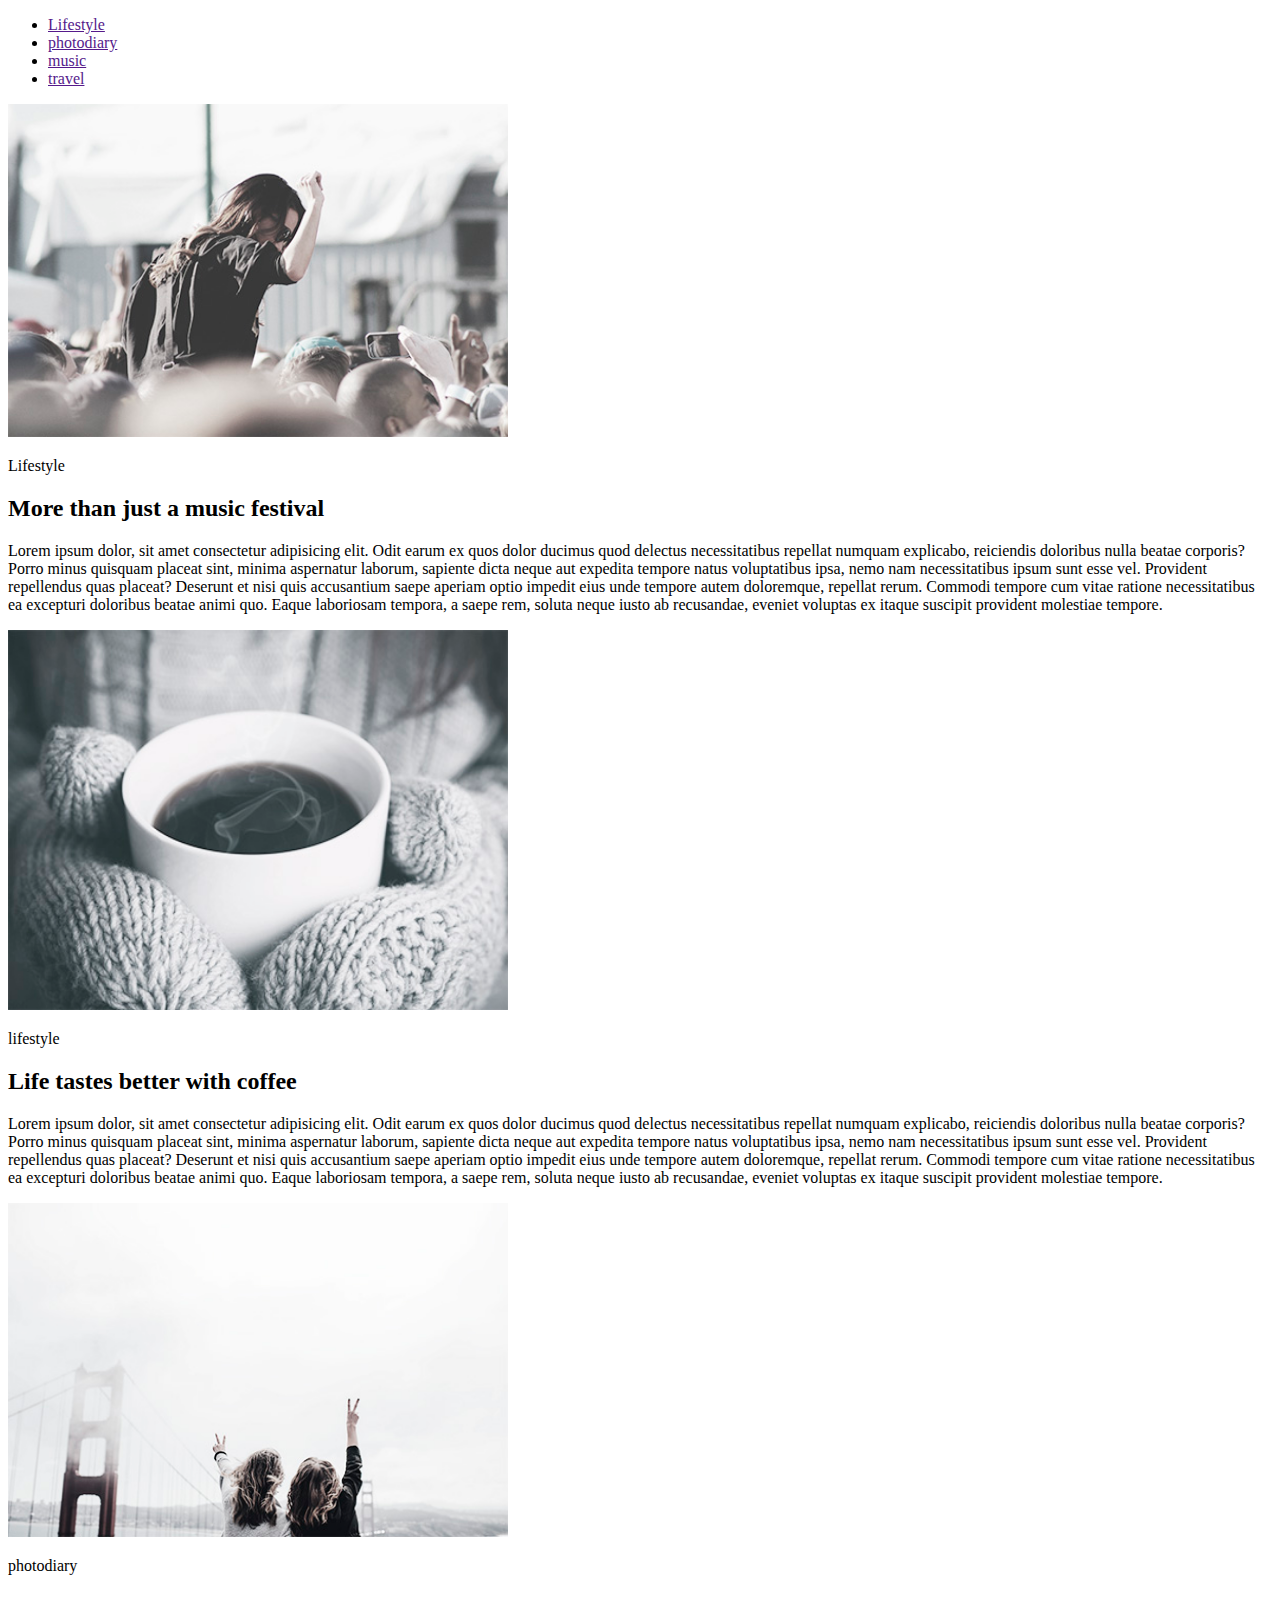
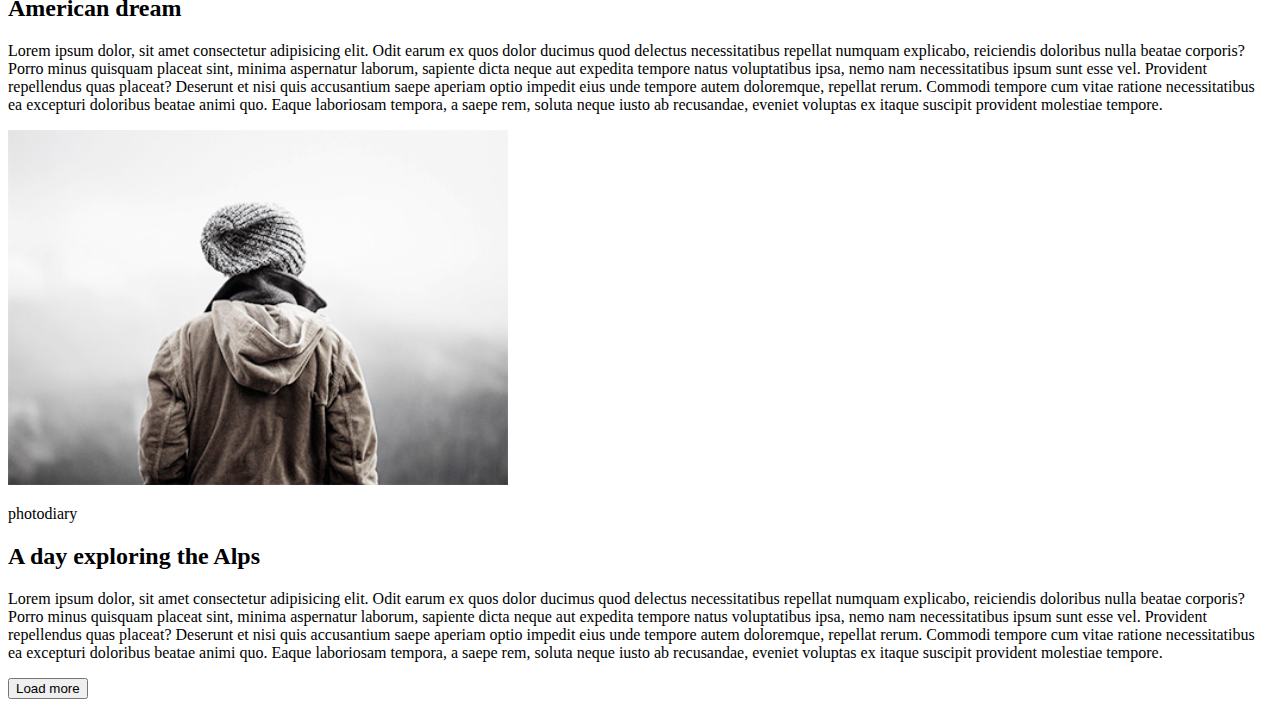
<file: module-01/index.html>
<!DOCTYPE html>
<html>
<head>
        <meta charset="UTF-8">
        <meta name="viewport" content="width=device-width, initial-scale=1.0">
        <meta http-equiv="X-UA-Compatible" content="ie=edge">
        <title>Document</title>
        </head>
        <body>
<header> 
   
    <!--nav>ul>(li>a)*4-->
        <nav>
            <ul>
            <li><a href="">Lifestyle</a></li>
            <li><a href="">photodiary</a></li>
            <li><a href="">music</a></li>
            <li><a href="">travel</a></li>         
            </ul>
        </nav>
  
</header>    

<main>
    <section>
<article> 
        <img src="img/image_1.jpg" alt="nichego" width="500">
        <p>
            Lifestyle
        </p>
        <h2>More than just a music festival</h2>
        <p>
            Lorem ipsum dolor, sit amet consectetur adipisicing elit. Odit earum ex quos dolor ducimus quod delectus necessitatibus repellat numquam explicabo, reiciendis doloribus nulla beatae corporis? Porro minus quisquam placeat sint, minima aspernatur laborum, sapiente dicta neque aut expedita tempore natus voluptatibus ipsa, nemo nam necessitatibus ipsum sunt esse vel. Provident repellendus quas placeat? Deserunt et nisi quis accusantium saepe aperiam optio impedit eius unde tempore autem doloremque, repellat rerum. Commodi tempore cum vitae ratione necessitatibus ea excepturi doloribus beatae animi quo. Eaque laboriosam tempora, a saepe rem, soluta neque iusto ab recusandae, eveniet voluptas ex itaque suscipit provident molestiae tempore.
        </p>
        </article>

<article>
        <img src="img/image_2.jpg" alt="nichego" width="500">
        <p>
            lifestyle
        </p>
        <h2>Life tastes better with coffee</h2>
        <p>
            Lorem ipsum dolor, sit amet consectetur adipisicing elit. Odit earum ex quos dolor ducimus quod delectus necessitatibus repellat numquam explicabo, reiciendis doloribus nulla beatae corporis? Porro minus quisquam placeat sint, minima aspernatur laborum, sapiente dicta neque aut expedita tempore natus voluptatibus ipsa, nemo nam necessitatibus ipsum sunt esse vel. Provident repellendus quas placeat? Deserunt et nisi quis accusantium saepe aperiam optio impedit eius unde tempore autem doloremque, repellat rerum. Commodi tempore cum vitae ratione necessitatibus ea excepturi doloribus beatae animi quo. Eaque laboriosam tempora, a saepe rem, soluta neque iusto ab recusandae, eveniet voluptas ex itaque suscipit provident molestiae tempore.
        </p>
</article>

<article>
        <img src="img/image_3.jpg" alt="nichego" width="500">
        <p>
            photodiary
        </p>
        <h2>American dream</h2>
        <p>
            Lorem ipsum dolor, sit amet consectetur adipisicing elit. Odit earum ex quos dolor ducimus quod delectus necessitatibus repellat numquam explicabo, reiciendis doloribus nulla beatae corporis? Porro minus quisquam placeat sint, minima aspernatur laborum, sapiente dicta neque aut expedita tempore natus voluptatibus ipsa, nemo nam necessitatibus ipsum sunt esse vel. Provident repellendus quas placeat? Deserunt et nisi quis accusantium saepe aperiam optio impedit eius unde tempore autem doloremque, repellat rerum. Commodi tempore cum vitae ratione necessitatibus ea excepturi doloribus beatae animi quo. Eaque laboriosam tempora, a saepe rem, soluta neque iusto ab recusandae, eveniet voluptas ex itaque suscipit provident molestiae tempore.
        </p>
</article>

<article>
        <img src="img/image_4.jpg" alt="nichego" width="500">
        <p>
            photodiary
        </p>
        <h2>A day exploring the Alps</h2>
        <p>
            Lorem ipsum dolor, sit amet consectetur adipisicing elit. Odit earum ex quos dolor ducimus quod delectus necessitatibus repellat numquam explicabo, reiciendis doloribus nulla beatae corporis? Porro minus quisquam placeat sint, minima aspernatur laborum, sapiente dicta neque aut expedita tempore natus voluptatibus ipsa, nemo nam necessitatibus ipsum sunt esse vel. Provident repellendus quas placeat? Deserunt et nisi quis accusantium saepe aperiam optio impedit eius unde tempore autem doloremque, repellat rerum. Commodi tempore cum vitae ratione necessitatibus ea excepturi doloribus beatae animi quo. Eaque laboriosam tempora, a saepe rem, soluta neque iusto ab recusandae, eveniet voluptas ex itaque suscipit provident molestiae tempore.
        </p>
        </article>
</section>
    <button>Load more</button>

</main>
<footer>

</footer>
</body>
</html>
</file>
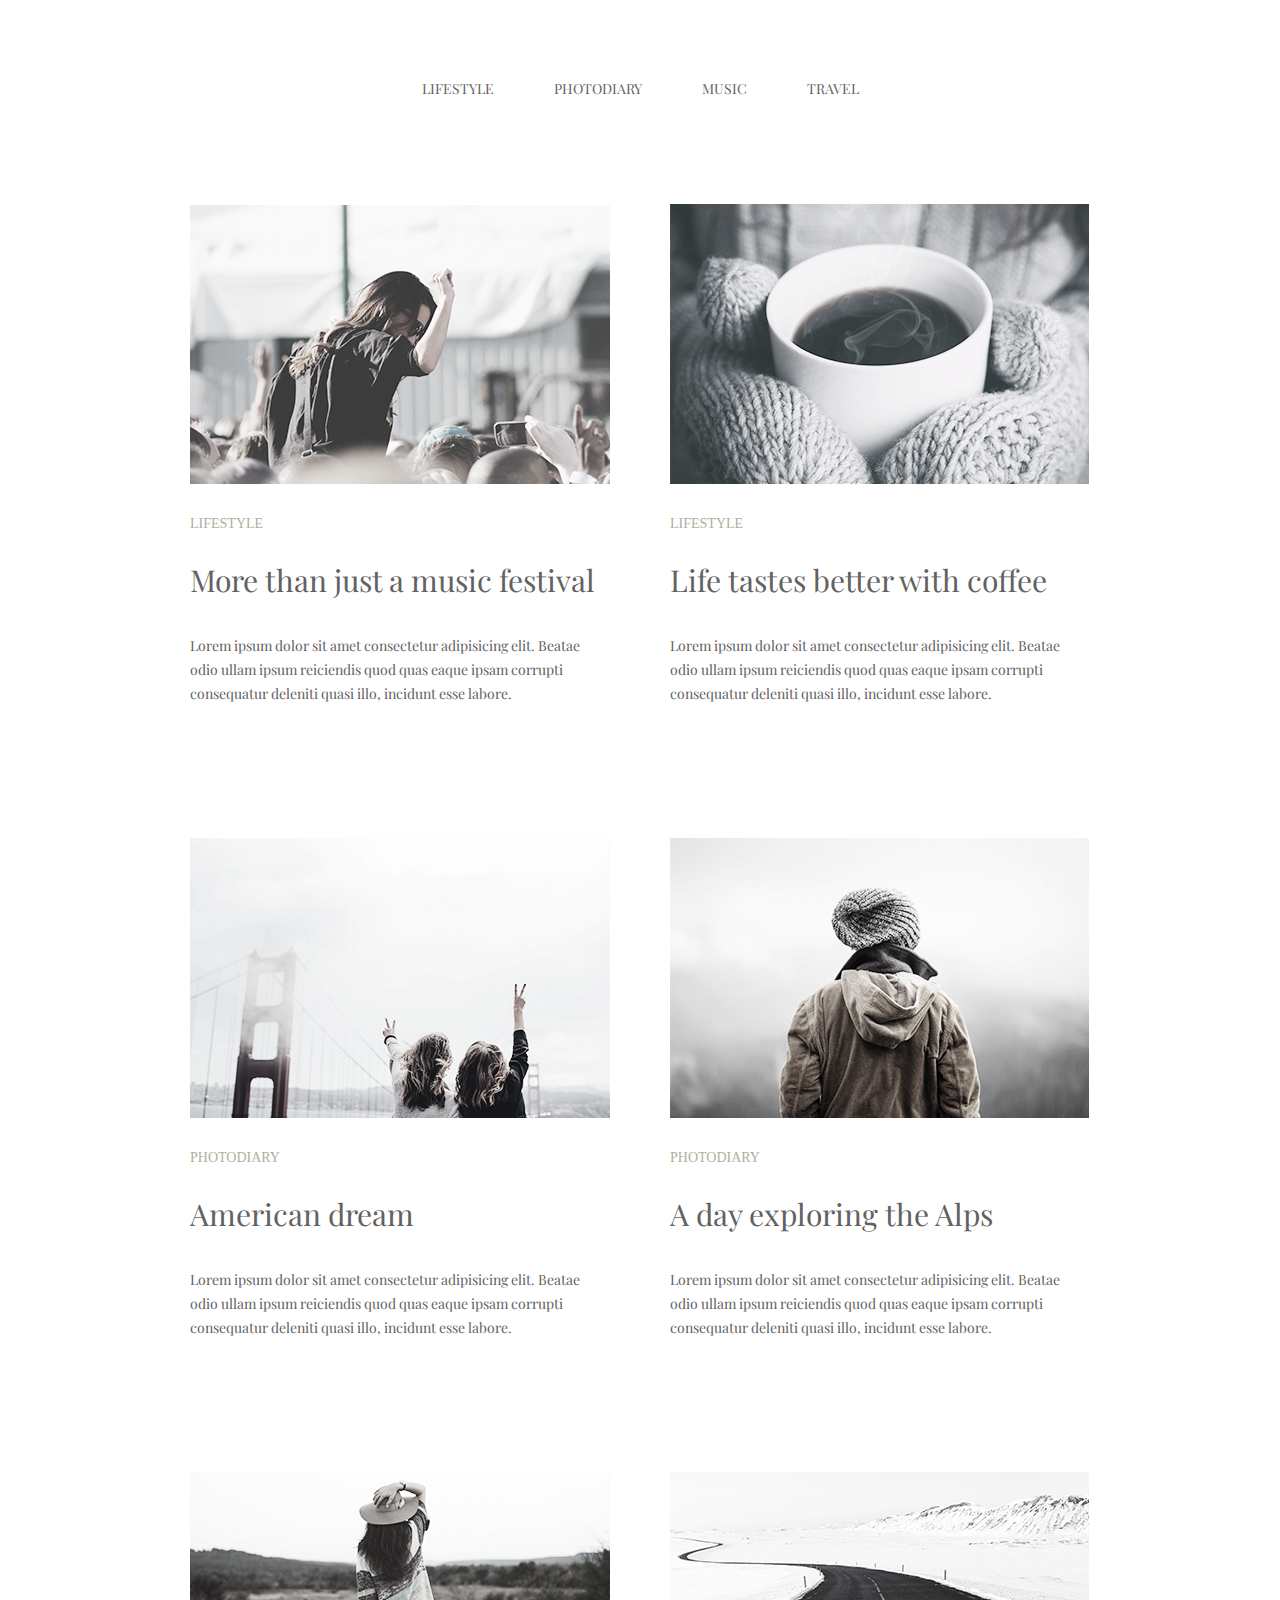
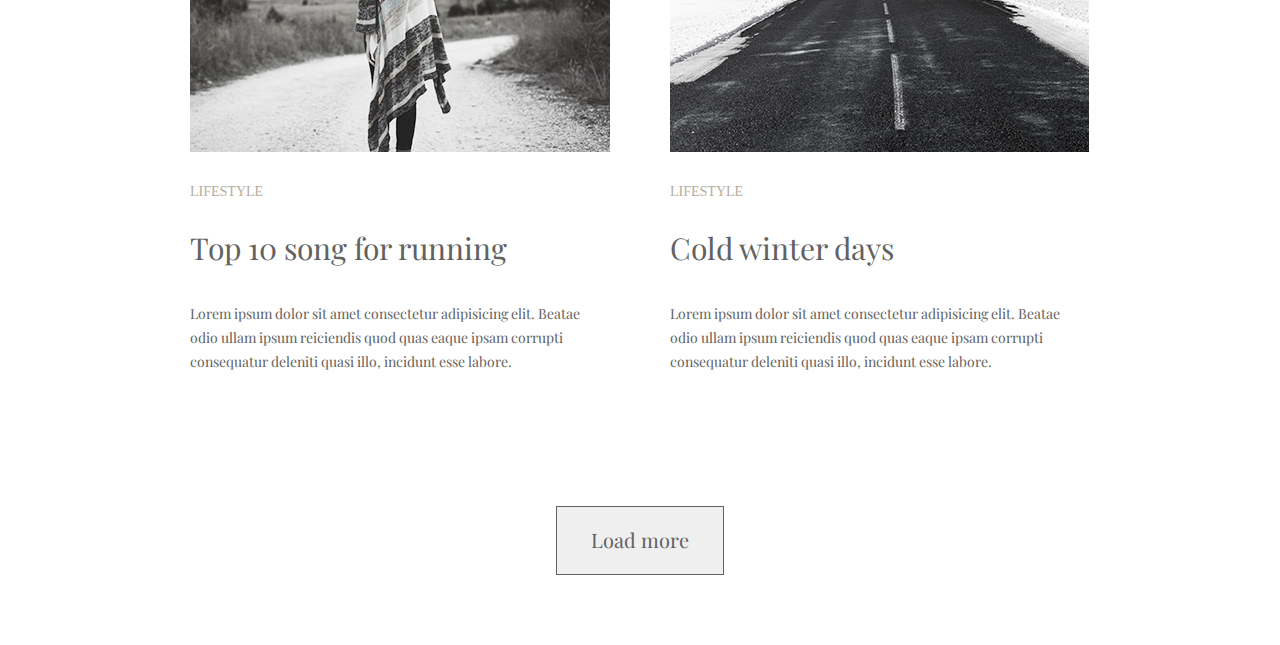
<file: module-03/index.html>
<!DOCTYPE html>
<html lang="en">
<head>
    <meta charset="UTF-8">
    <meta name="viewport" content="width=device-width, initial-scale=1.0">
    <meta http-equiv="X-UA-Compatible" content="ie=edge">
    <link rel="stylesheet" href="css/style.css">
    <link href="https://fonts.googleapis.com/css?family=Playfair+Display&display=swap" rel="stylesheet">
    <title>Document</title>
</head>
<body>
    <header>
        <nav class="header__navigation">
            <ul class="header__navigation_list">
                <li class="header__navigation_listitem header__navigation_listitem1"><a class="header__navigation_link" href="#">lifestyle</a></li>
                <li class="header__navigation_listitem header__navigation_listitem2"><a class="header__navigation_link" href="#">photodiary</a></li>
                <li class="header__navigation_listitem header__navigation_listitem3"><a class="header__navigation_link" href="#">music</a></li>
                <li class="header__navigation_listitem header__navigation_listitem4"><a class="header__navigation_link" href="#">travel</a></li>
            </ul>
        </nav>
    </header>
    <main>
        <section class="main__background">
            <article class="main__article">
                <img src="img/image1.jpg" alt="">
                <p class="main__article_name">Lifestyle</p>
                <h2>More than just a music festival</h2>
                <p class="main__article_text">
                    Lorem ipsum dolor sit amet consectetur adipisicing elit. Beatae odio ullam ipsum reiciendis quod quas eaque ipsam corrupti consequatur deleniti quasi illo, incidunt esse labore.
                </p>
            </article>
            <article class="main__article">
                <img src="img/image2.jpg" alt="">
                <p class="main__article_name">Lifestyle</p>
                <h2>Life tastes better with coffee</h2>
                <p class="main__article_text">
                    Lorem ipsum dolor sit amet consectetur adipisicing elit. Beatae odio ullam ipsum reiciendis quod quas eaque ipsam corrupti consequatur deleniti quasi illo, incidunt esse labore.
                </p>
            </article>
            <article class="main__article">
                <img src="img/image3.jpg" alt="">
                <p class="main__article_name">Photodiary</p>
                <h2>American dream</h2>
                <p class="main__article_text">
                    Lorem ipsum dolor sit amet consectetur adipisicing elit. Beatae odio ullam ipsum reiciendis quod quas eaque ipsam corrupti consequatur deleniti quasi illo, incidunt esse labore.
                </p>
            </article>
            <article class="main__article">
                <img src="img/image4.jpg" alt="">
                <p class="main__article_name">photodiary</p>
                <h2>A day exploring the Alps</h2>
                <p class="main__article_text">
                   Lorem ipsum dolor sit amet consectetur adipisicing elit. Beatae odio ullam ipsum reiciendis quod quas eaque ipsam corrupti consequatur deleniti quasi illo, incidunt esse labore.
                </p>
            </article>
            <article class="main__article">
                <img src="img/image5.jpg" alt="">
                <p class="main__article_name">Lifestyle</p>
                <h2>Top 10 song for running</h2>
                <p class="main__article_text">
                    Lorem ipsum dolor sit amet consectetur adipisicing elit. Beatae odio ullam ipsum reiciendis quod quas eaque ipsam corrupti consequatur deleniti quasi illo, incidunt esse labore.
                </p>
            </article>
            <article class="main__article">
                <img src="img/image6.jpg" alt="">
                <p class="main__article_name">Lifestyle</p>
                <h2>Cold winter days</h2>
                <p class="main__article_text">
                    Lorem ipsum dolor sit amet consectetur adipisicing elit. Beatae odio ullam ipsum reiciendis quod quas eaque ipsam corrupti consequatur deleniti quasi illo, incidunt esse labore.
                </p>
            </article>
            <button>Load more</button>
        </section>
    </main>
</body>
</html>
</file>
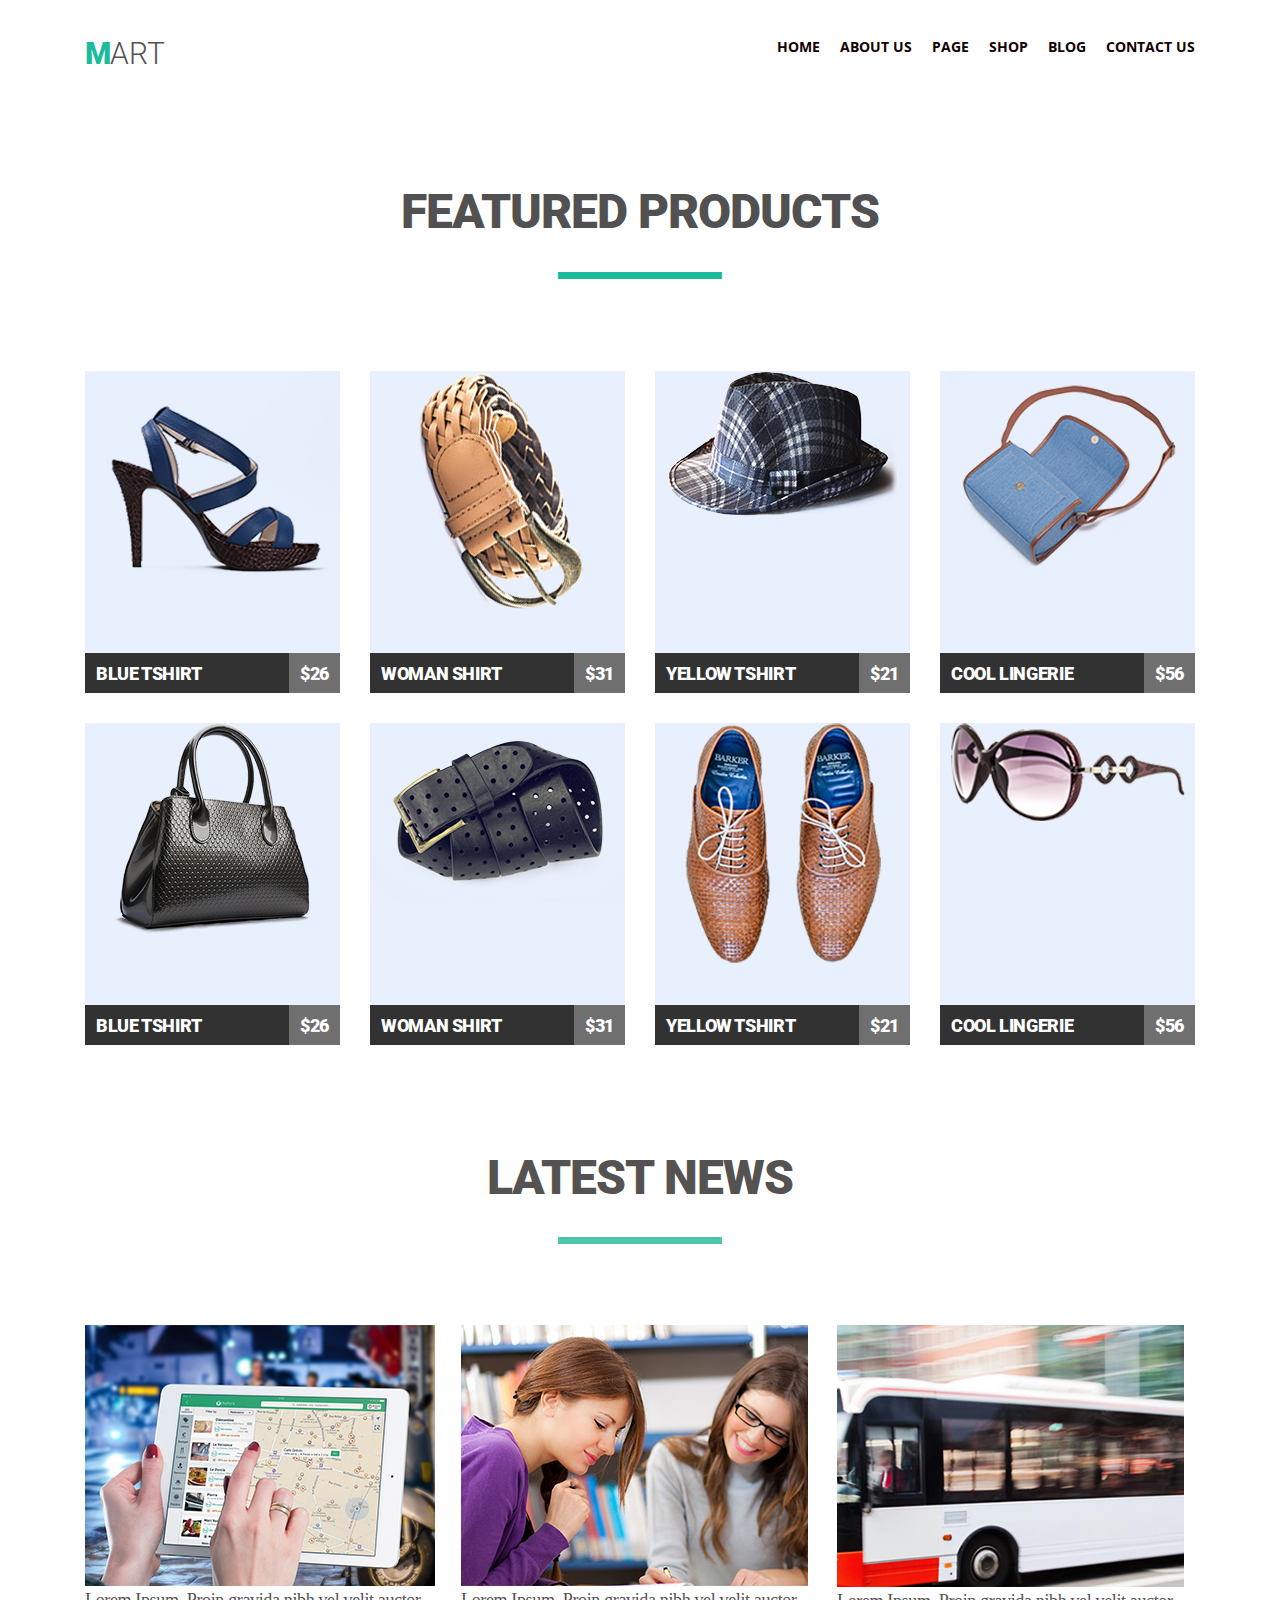
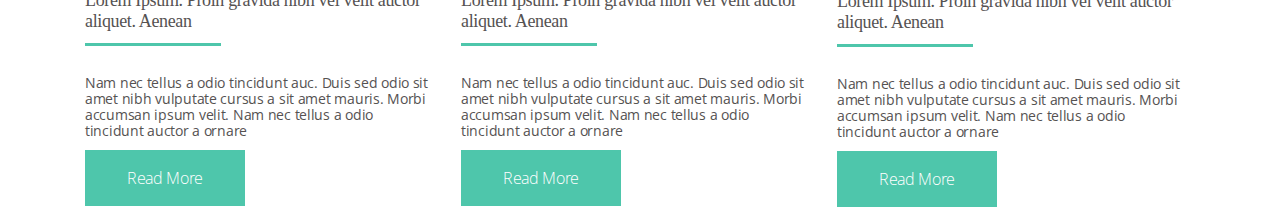
<file: module-04/index.html>
<!DOCTYPE html>
<html lang="en">
<head>
    <meta charset="UTF-8">
    <meta name="viewport" content="width=device-width, initial-scale=1.0">
    <meta http-equiv="X-UA-Compatible" content="ie=edge">
    <link rel="stylesheet" href="css/normalize.css">
    <link href="https://fonts.googleapis.com/css?family=Open+Sans:400,700|Roboto:300,400,900&display=swap" rel="stylesheet">
    <link rel="stylesheet" href="css/style.css">
    <title>Document</title>
</head>
<body>
    <div class="wrapper">
        <header class="header">
            <nav class="header__nav clearfix">
                <a href="#" class="header__nav-logolink clearfix"><p class="header__nav-logo">mart</p></a>
                <ul class="header__nav-list">
                    <li class="header__nav-listitem">
                        <a class="header__nav-link" href="#">home</a>
                    </li>
                    <li class="header__nav-listitem">
                        <a class="header__nav-link" href="#">about us</a>
                    </li>
                    <li class="header__nav-listitem">
                        <a class="header__nav-link" href="#">page</a>
                    </li>
                    <li class="header__nav-listitem">
                        <a class="header__nav-link" href="#">shop</a>
                    </li>
                    <li class="header__nav-listitem">
                        <a class="header__nav-link" href="#">blog</a>
                    </li>
                    <li class="header__nav-listitem">
                        <a class="header__nav-link" href="#">contact us</a>
                    </li>
                </ul>
            </nav>
        </header>

        <main>
            <section class="featured-products">
                <h2 class="featured-products__name">featured products</h2>
                <ul class="featured-products__list clearfix">
                    <li class="featured-products__listitem">
                        <a class="products__link" href="#">
                            <div class="image_placer"><img class="featured-products__image" src="img/product1.png" alt=""></div>
                            <div class="product_bottom-text">
                                <h3 class="product_name">Blue Tshirt</h3>
                                <p class="product_price">$26</p>
                            </div>
                        </a>
                    </li>
                    <li class="featured-products__listitem">
                        <a class="products__link" href="#">
                            <div class="image_placer"><img class="featured-products__image" src="img/product2.png" alt=""></div>
                            <div class="product_bottom-text">
                                <h3 class="product_name">WOMAN shirt</h3>
                                <p class="product_price">$31</p>
                            </div>
                        </a>
                    </li>
                    <li class="featured-products__listitem">
                        <a class="products__link" href="#">
                            <div class="image_placer"><img class="featured-products__image" src="img/product3.png" alt=""></div>
                            <div class="product_bottom-text">
                                <h3 class="product_name">YELLOW Tshirt</h3>
                                <p class="product_price">$21</p>
                            </div>
                        </a>
                    </li>
                    <li class="featured-products__listitem">
                        <a class="products__link" href="#">
                            <div class="image_placer"><img class="featured-products__image" src="img/product4.png" alt=""></div>
                            <div class="product_bottom-text">
                                <h3 class="product_name">Cool lingerie</h3>
                                <p class="product_price">$56</p>
                            </div>
                        </a>
                    </li>
                    <li class="featured-products__listitem">
                        <a class="products__link" href="#">
                            <div class="image_placer"><img class="featured-products__image" src="img/product5.png" alt=""></div>
                            <div class="product_bottom-text">
                                <h3 class="product_name">Blue Tshirt</h3>
                                <p class="product_price">$26</p>
                            </div>
                        </a>
                    </li>
                    <li class="featured-products__listitem">
                        <a class="products__link" href="#">
                            <div class="image_placer"><img class="featured-products__image" src="img/product6.png" alt=""></div>
                            <div class="product_bottom-text">
                                <h3 class="product_name">WOMAN shirt</h3>
                                <p class="product_price">$31</p>
                            </div>
                        </a>
                    </li>
                    <li class="featured-products__listitem">
                        <a class="products__link" href="#">
                            <div class="image_placer"><img class="featured-products__image" src="img/product7.png" alt=""></div>
                            <div class="product_bottom-text">
                                <h3 class="product_name">YELLOW Tshirt</h3>
                                <p class="product_price">$21</p>
                            </div>
                        </a>
                    </li>
                    <li class="featured-products__listitem">
                        <a class="products__link" href="#">
                            <div class="image_placer"><img class="featured-products__image" src="img/product8.png" alt=""></div>
                            <div class="product_bottom-text">
                                <h3 class="product_name">Cool lingerie</h3>
                                <p class="product_price">$56</p>
                            </div>
                        </a>
                    </li>
                </ul>
            </section>
            <section class="latest-news clearfix">
                <h2 class="latest-news__name">latest news</h2>
                <article class="latest-news__section">
                    <img src="img/news1.png" alt="">
                    <h3 class="latest-news__section_name">Lorem Ipsum. Proin gravida nibh vel velit auctor aliquet. Aenean</h3>
                    <p class="latest-news__section_text">
                        Nam nec tellus a odio tincidunt auc. Duis sed odio sit amet nibh vulputate cursus a sit amet mauris. Morbi accumsan ipsum velit. Nam nec tellus a odio tincidunt auctor a ornare
                    </p>
                    <a class="latest-news__section_button" href="#">Read More</a>
                </article>
                <article class="latest-news__section">
                    <img src="img/news2.png" alt="">
                    <h3 class="latest-news__section_name">Lorem Ipsum. Proin gravida nibh vel velit auctor aliquet. Aenean</h3>
                    <p class="latest-news__section_text">
                        Nam nec tellus a odio tincidunt auc. Duis sed odio sit amet nibh vulputate cursus a sit amet mauris. Morbi accumsan ipsum velit. Nam nec tellus a odio tincidunt auctor a ornare
                    </p>
                    <a class="latest-news__section_button" href="#">Read More</a>
                </article>
                <article class="latest-news__section">
                    <img src="img/news3.png" alt="">
                    <h3 class="latest-news__section_name">Lorem Ipsum. Proin gravida nibh vel velit auctor aliquet. Aenean</h3>
                    <p class="latest-news__section_text">
                        Nam nec tellus a odio tincidunt auc. Duis sed odio sit amet nibh vulputate cursus a sit amet mauris. Morbi accumsan ipsum velit. Nam nec tellus a odio tincidunt auctor a ornare
                    </p>
                    <a class="latest-news__section_button" href="#">Read More</a>
                </article>
            </section>
        </main>
    </div>
</body>
</html>
</file>
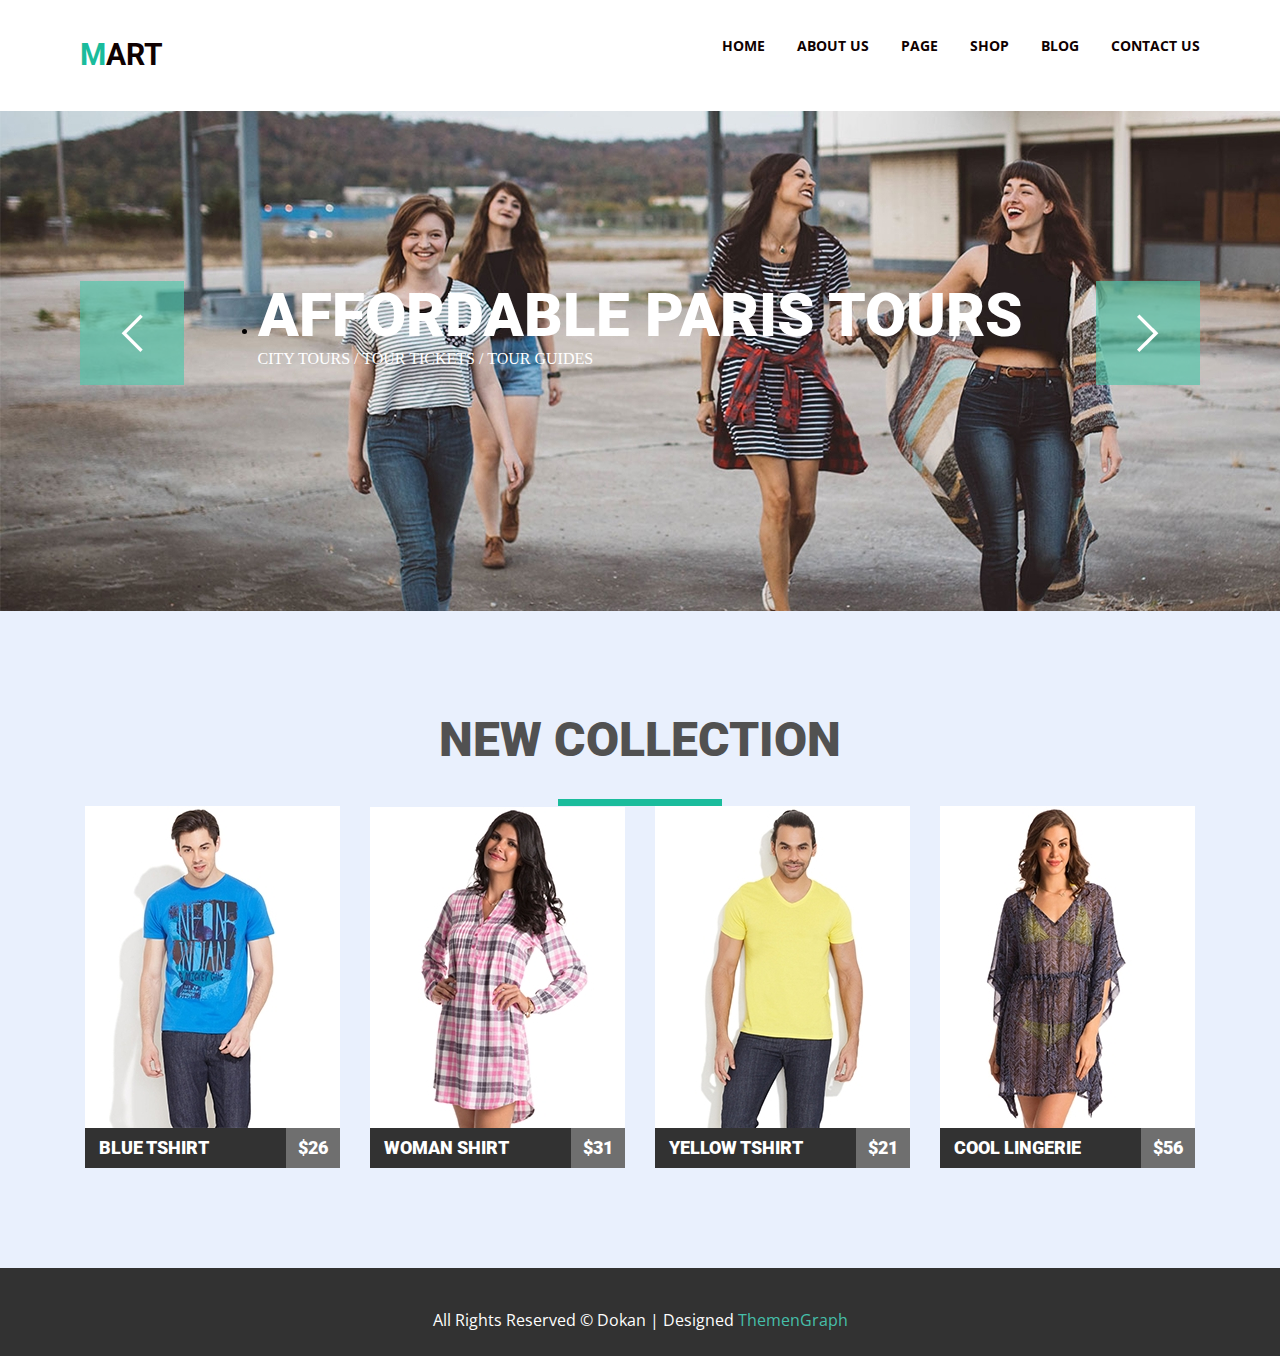
<file: module-05/index.html>
<!DOCTYPE html>
<html lang="en">
  <head>
    <meta charset="UTF-8" />
    <meta name="viewport" content="width=device-width, initial-scale=1.0" />
    <meta http-equiv="X-UA-Compatible" content="ie=edge" />
    <link rel="stylesheet" href="css/normalize.css" />
    <link
      href="https://fonts.googleapis.com/css?family=Open+Sans:400,700|Roboto:300,400,900&display=swap"
      rel="stylesheet"
    />
    <link rel="stylesheet" href="css/style.css" />
    <title>Document</title>
  </head>
  <body>
    <header class="header">
      <div class="container_inner">
        <nav class="header__nav clearfix">
          <a href="" class="header__logo-link"
            ><p class="logo-link__fl">mart</p></a
          >
          <ul class="header__nav-list">
            <li class="header__nav-listitem">
              <a class="header__nav-link" href="">home</a>
            </li>
            <li class="header__nav-listitem">
              <a class="header__nav-link" href="">about us</a>
            </li>
            <li class="header__nav-listitem">
              <a class="header__nav-link" href="">page</a>
            </li>
            <li class="header__nav-listitem">
              <a class="header__nav-link" href="">shop</a>
            </li>
            <li class="header__nav-listitem">
              <a class="header__nav-link" href="">blog</a>
            </li>
            <li class="header__nav-listitem">
              <a class="header__nav-link" href="">contact us</a>
            </li>
          </ul>
        </nav>
      </div>
    </header>

    <main>
      <section class="main__slider">
        <div class="container_inner">
          <div class="container clearfix">
            <button class="left-slide"></button>
            <div class="main__slider-textwrap">
              <li>
                <h2 class="main__slider-name">AFFORDABLE PARIS TOURS</h2>
                <p class="main__slider-text">
                  CITY TOURS / TOUR TICKETS / TOUR GUIDES
                </p>
              </li>
            </div>
            <button class="right-slide"></button>
          </div>
        </div>
      </section>
      <section class="main__collection">
        <div class="container_inner">
          <h2 class="newcollection-name">new collection</h2>
          <ul class="newcollection-list">
            <li class="newcollection-listitem">
              <a class="newcollection-listitem-link" href="#">
                <img src="img/product1.jpg" alt="" class="newcollection-img" />
                <div class="newcollection-product">
                  <h3 class="newcollection-productname">Blue Tshirt</h3>
                  <p class="newcollection-productprice">$26</p>
                </div>
              </a>
              <div class="hover-info">
                <button class="mini-button1"></button>
                <button class="mini-button2"></button>
                <button class="mini-button3"></button>
                <div class="add-to-curt_button">
                  <a class="add-to-curt_link" href="">
                    <img src="img/curt.png" alt="" class="curt" />
                    <p class="add-to-curt_text">add to cart</p>
                  </a>
                </div>
              </div>
            </li>
            <li class="newcollection-listitem">
              <a class="newcollection-listitem-link" href="#">
                <img src="img/product2.jpg" alt="" class="newcollection-img" />
                <div class="newcollection-product">
                  <h3 class="newcollection-productname">WOMAN shirt</h3>
                  <p class="newcollection-productprice">$31</p>
                </div>
              </a>
              <div class="hover-info">
                <button class="mini-button1"></button>
                <button class="mini-button2"></button>
                <button class="mini-button3"></button>
                <div class="add-to-curt_button">
                  <a class="add-to-curt_link" href="">
                    <img src="img/curt.png" alt="" class="curt" />
                    <p class="add-to-curt_text">add to cart</p>
                  </a>
                </div>
              </div>
            </li>
            <li class="newcollection-listitem">
              <a class="newcollection-listitem-link" href="#">
                <img src="img/product3.jpg" alt="" class="newcollection-img" />
                <div class="newcollection-product">
                  <h3 class="newcollection-productname">YELLOW Tshirt</h3>
                  <p class="newcollection-productprice">$21</p>
                </div>
              </a>
              <div class="hover-info">
                <button class="mini-button1"></button>
                <button class="mini-button2"></button>
                <button class="mini-button3"></button>
                <div class="add-to-curt_button">
                  <a class="add-to-curt_link" href="">
                    <img src="img/curt.png" alt="" class="curt" />
                    <p class="add-to-curt_text">add to cart</p>
                  </a>
                </div>
              </div>
            </li>
            <li class="newcollection-listitem">
              <a class="newcollection-listitem-link" href="#">
                <img src="img/product4.jpg" alt="" class="newcollection-img" />
                <div class="newcollection-product">
                  <h3 class="newcollection-productname">Cool lingerie</h3>
                  <p class="newcollection-productprice">$56</p>
                </div>
              </a>
              <div class="hover-info">
                <button class="mini-button1"></button>
                <button class="mini-button2"></button>
                <button class="mini-button3"></button>
                <div class="add-to-curt_button">
                  <a class="add-to-curt_link" href="">
                    <img src="img/curt.png" alt="" class="curt" />
                    <p class="add-to-curt_text">add to cart</p>
                  </a>
                </div>
              </div>
            </li>
          </ul>
        </div>
      </section>
    </main>

    <footer class="footer">
      <p>All Rights Reserved © Dokan | Designed <span>ThemenGraph</span></p>
    </footer>
  </body>
</html>
</file>
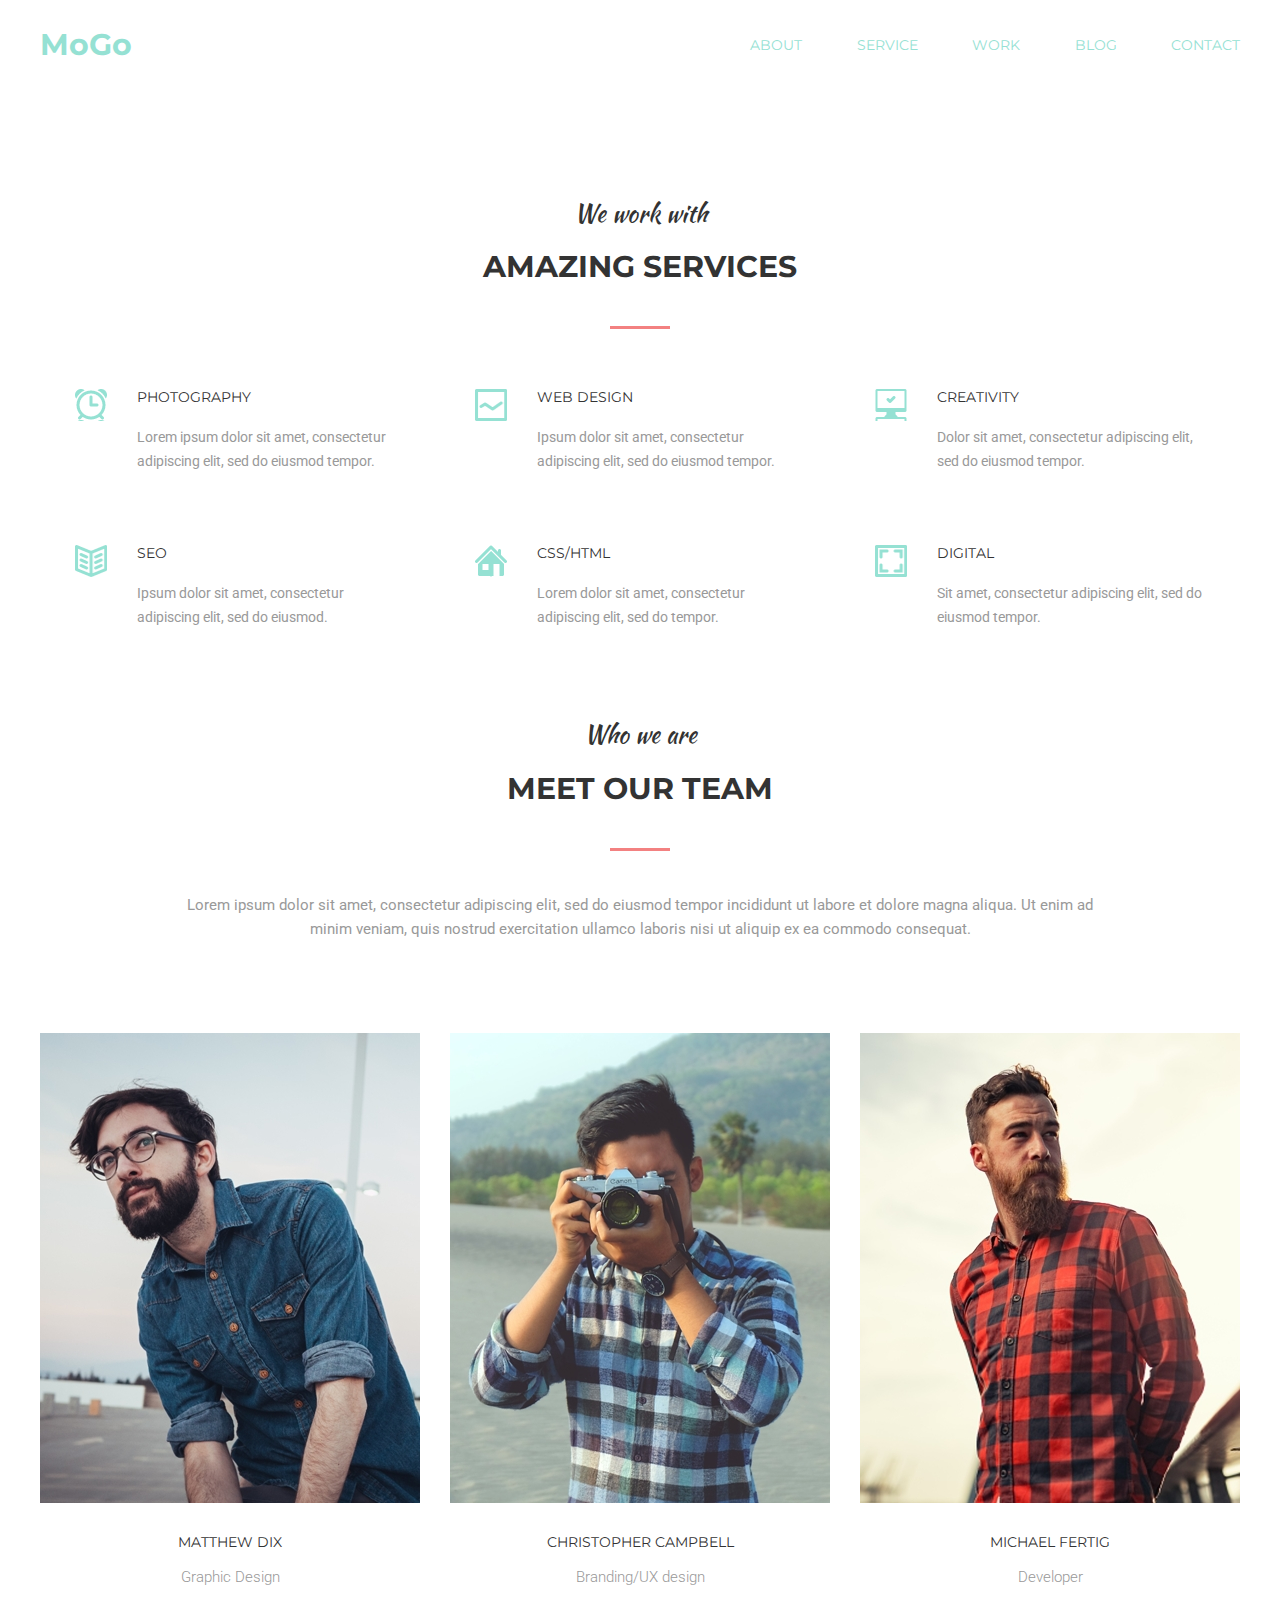
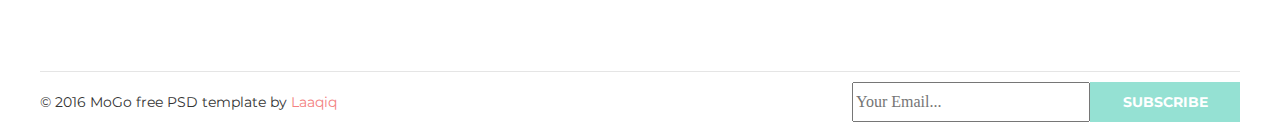
<file: module-06/index.html>
<!DOCTYPE html>
<html lang="en">
<head>
    <meta charset="UTF-8">
    <meta name="viewport" content="width=device-width, initial-scale=1.0">
    <meta http-equiv="X-UA-Compatible" content="ie=edge">
    <link rel="stylesheet" href="css/normalize.css">
    <link rel="stylesheet" href="css/style.css">
    <link href="https://fonts.googleapis.com/css?family=Kaushan+Script|Montserrat:400,700|Roboto:300i,400&display=swap" rel="stylesheet">
    <title>Document</title>
</head>
<body>
    <header class="header container">
        <nav class="header__nav">
            <a href="" class="logo-link"><h1 class="logo">MoGo</h1></a>
            <ul class="header__nav-list">
                <li class="header__nav-listitem">
                    <a href="#" class="header__nav-link">about</a>
                </li>
                <li class="header__nav-listitem">
                    <a href="#" class="header__nav-link">service</a>
                </li>
                <li class="header__nav-listitem">
                    <a href="#" class="header__nav-link">work</a>
                </li>
                <li class="header__nav-listitem">
                    <a href="#" class="header__nav-link">blog</a>
                </li>
                <li class="header__nav-listitem">
                    <a href="#" class="header__nav-link">contact</a>
                </li>
            </ul>
        </nav>
    </header>

    <main>
        <section class="our-servises container">
            <!-- <p class="our-servises__topname">We work with</p> -->
            <h2 class="our-servises_name"><span class="our-servises__topname">We work with</span> Amazing Services</h2>
            <div class="our-servises__container">
                <ul class="our-servises__list">
                    <li class="our-servises__listitem alarm">
                        <div class="list-item__text">
                            <p class="listitem_text-name">Photography</p>
                            <p class="listitem_text-text">Lorem ipsum dolor sit amet, consectetur adipiscing elit, sed do eiusmod tempor.</p>
                        </div>
                    </li>
                    <li class="our-servises__listitem webdesign">
                        <div class="list-item__text">
                            <p class="listitem_text-name">Web Design</p>
                            <p class="listitem_text-text">Ipsum dolor sit amet, consectetur adipiscing elit, sed do eiusmod tempor.</p>
                        </div>
                    </li>
                    <li class="our-servises__listitem creativity">
                        <div class="list-item__text">
                            <p class="listitem_text-name">Creativity</p>
                            <p class="listitem_text-text">Dolor sit amet, consectetur adipiscing elit, sed do eiusmod tempor.</p>
                        </div>
                    </li>
                    <li class="our-servises__listitem seo">
                        <div class="list-item__text">
                            <p class="listitem_text-name">seo</p>
                            <p class="listitem_text-text">Ipsum dolor sit amet, consectetur adipiscing elit, sed do eiusmod.</p>
                        </div>
                    </li>
                    <li class="our-servises__listitem css-html">
                        <div class="list-item__text">
                            <p class="listitem_text-name">Css/Html</p>
                            <p class="listitem_text-text">Lorem dolor sit amet, consectetur adipiscing elit, sed do tempor.</p>
                        </div>
                    </li>
                    <li class="our-servises__listitem digital">
                        <div class="list-item__text">
                            <p class="listitem_text-name">digital</p>
                            <p class="listitem_text-text">Sit amet, consectetur adipiscing elit, sed do eiusmod tempor.</p>
                        </div>
                    </li>
                    
                </ul>
            </div>
        </section>

        <section class="our-team container">
            <!-- <p class="our-team__topname">Who we are</p> -->
            <h2 class="our-team__name"><span class="our-team__topname">Who we are</span> Meet our team</h2>
            <p class="our-team__description">
                Lorem ipsum dolor sit amet, consectetur adipiscing elit, sed do eiusmod tempor incididunt ut labore et dolore magna aliqua. Ut enim ad minim veniam, quis nostrud exercitation ullamco laboris nisi ut aliquip ex ea commodo consequat. 
            </p>
            <ul class="our-team__members">
                <li class="members-listitem">
                    <div class="member-image">
                        <img class="members-picture" src="img/dix.jpg" alt="">
                        <div class="hover-info">
                            <div class="profile-link-wrapper">
                                <a href="" class="members-profile__link facebook"></a>
                                <a href="" class="members-profile__link twitter"></a>
                                <a href="" class="members-profile__link pinterest"></a>
                                <a href="" class="members-profile__link instagram"></a>
                            </div>
                        </div>
                    </div>
                    <h3 class="members__name">Matthew Dix</h3>
                    <p class="members__position">Graphic Design</p>
                </li>
                <li class="members-listitem">
                    <div class="member-image">
                        <img class="members-picture" src="img/campbell.jpg" alt="">
                        <div class="hover-info">
                            <div class="profile-link-wrapper">
                                <a href="" class="members-profile__link facebook"></a>
                                <a href="" class="members-profile__link twitter"></a>
                                <a href="" class="members-profile__link pinterest"></a>
                                <a href="" class="members-profile__link instagram"></a>
                            </div>
                        </div>
                    </div>
                    <h3 class="members__name">Christopher Campbell</h3>
                    <p class="members__position">Branding/UX design</p>
                </li>
                <li class="members-listitem">
                    <div class="member-image">
                        <img class="members-picture" src="img/fertig.jpg" alt="">
                        <div class="hover-info">
                            <div class="profile-link-wrapper">
                                <a href="" class="members-profile__link facebook"></a>
                                <a href="" class="members-profile__link twitter"></a>
                                <a href="" class="members-profile__link pinterest"></a>
                                <a href="" class="members-profile__link instagram"></a>
                            </div>
                        </div>
                    </div>
                    <h3 class="members__name">Michael Fertig</h3>
                    <p class="members__position">Developer</p>
                </li>
            </ul>
        </section>
    </main>

    <footer class="footer container">
        <p class="footer-info">© 2016 MoGo free PSD template by <span>Laaqiq</span></p>
        <form class="footer-form" action="">
            <input class="email-input" placeholder="Your Email...">
            <input class="subscribe-input" type="submit" value="Subscribe">
        </form>
    </footer>
</body>
</html>
</file>
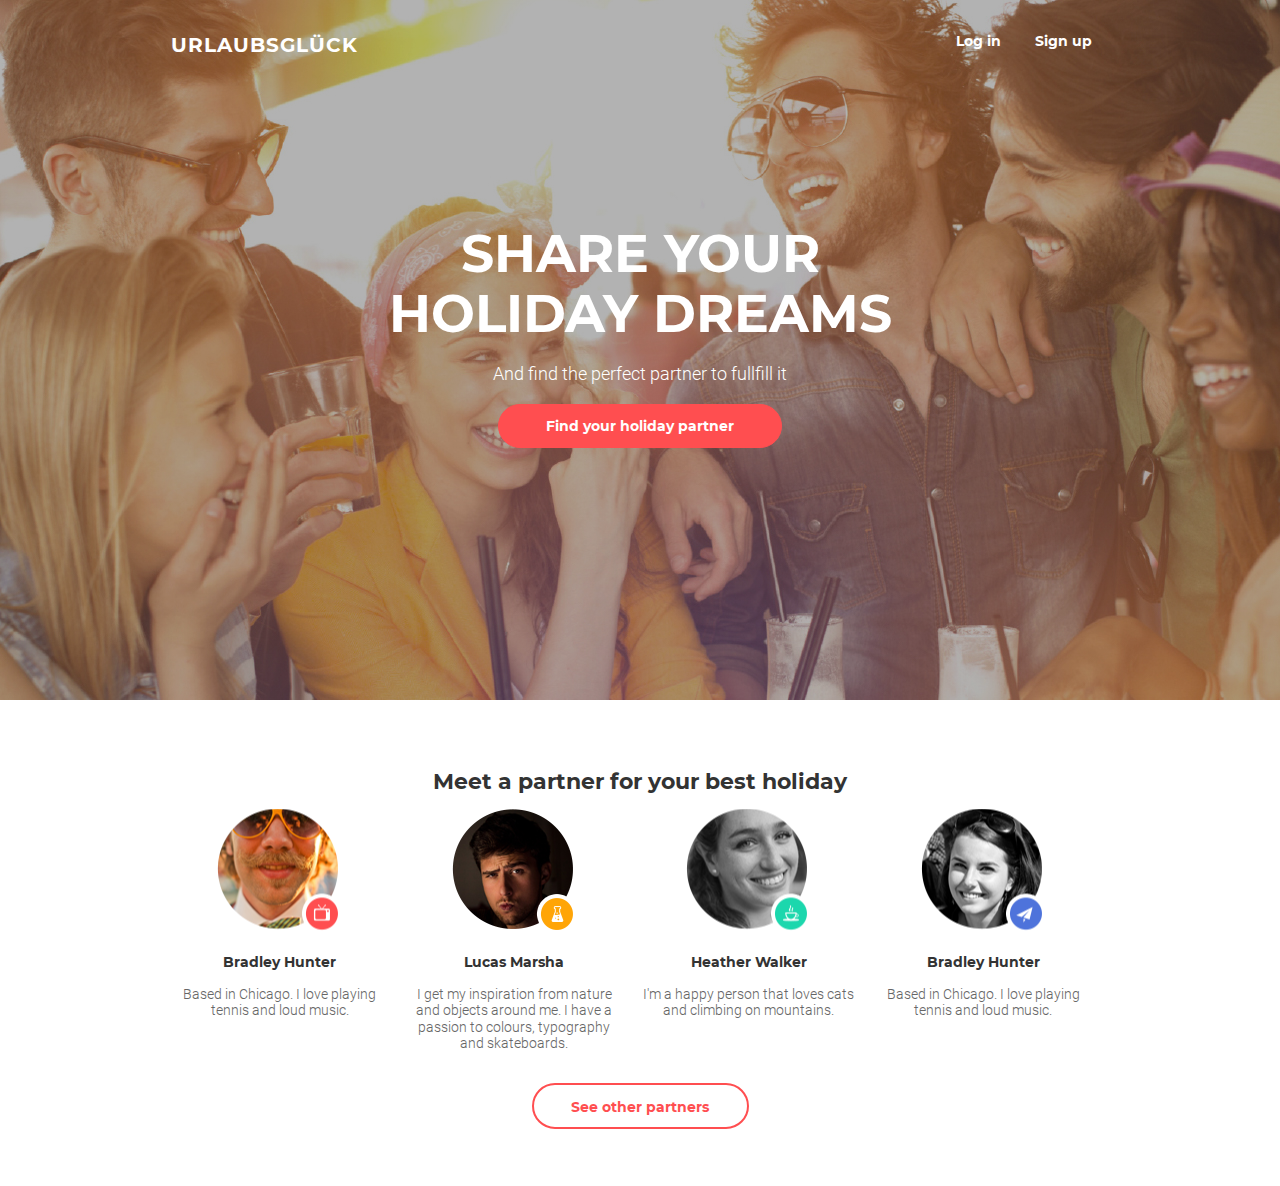
<file: module-08/index.html>
<!DOCTYPE html>
<html lang="en">
<head>
    <meta charset="UTF-8">
    <meta name="viewport" content="width=device-width, initial-scale=1.0">
    <meta http-equiv="X-UA-Compatible" content="ie=edge">
    <link rel="stylesheet" href="css/normalize.css">
    <link rel="stylesheet" href="css/fonts.css">
    <link rel="stylesheet" href="css/style.css">
    <title>Document</title>
</head>
<body>
    <section class="image-section">
        <header class="header">
            <div class="container">
                <div class="header-inner">
                    <h1 class="logo"><a class="logo-link" href="">URLAUBSGLÜCK</a></h1>
                    <nav class="header__nav">
                        <ul class="header__list">
                            <li class="log-in">
                                <button class="log-in__btn">Log in</button>
                            </li>
                            <li class="sign-up">
                                <button class="sign-up__btn">Sign up</button>
                            </li>
                        </ul>
                    </nav>
                </div>
            </div>
        </header>
        <section class="share container">
            <h2 class="header__title">Share your holiday dreams<span class="header__subtitle">And find the perfect partner to fullfill it</span></h2>
            <button class="header__btn">Find your holiday partner</button>
        </section>
    </section>

    <main>
        <section class="partners container">
            <h2 class="partners-title">Meet a partner for your best holiday</h2>
            <div class="partners-profiles">
                <div class="hunter member">
                    <h3 class="partner-name">Bradley Hunter</h3>
                    <p class="partner-bio">
                        Based in Chicago. I love playing tennis and loud music.
                    </p>
                </div>
                <div class="marsha member">
                    <h3 class="partner-name">Lucas Marsha</h3>
                    <p class="partner-bio">
                        I get my inspiration from nature and objects around me. I have a passion to colours, typography and skateboards.
                    </p>
                </div>
                <div class="walker member">
                    <h3 class="partner-name">Heather Walker</h3>
                    <p class="partner-bio">
                        I'm a happy person that loves cats and climbing on mountains.
                    </p>
                </div>
                <div class="bradley member">
                    <h3 class="partner-name">Bradley Hunter</h3>
                    <p class="partner-bio">
                        Based in Chicago. I love playing tennis and loud music.
                    </p>
                </div>
            </div>
            <button class="see-other">
                See other partners
            </button>
        </section>
    </main>
    
</body>
</html>
</file>
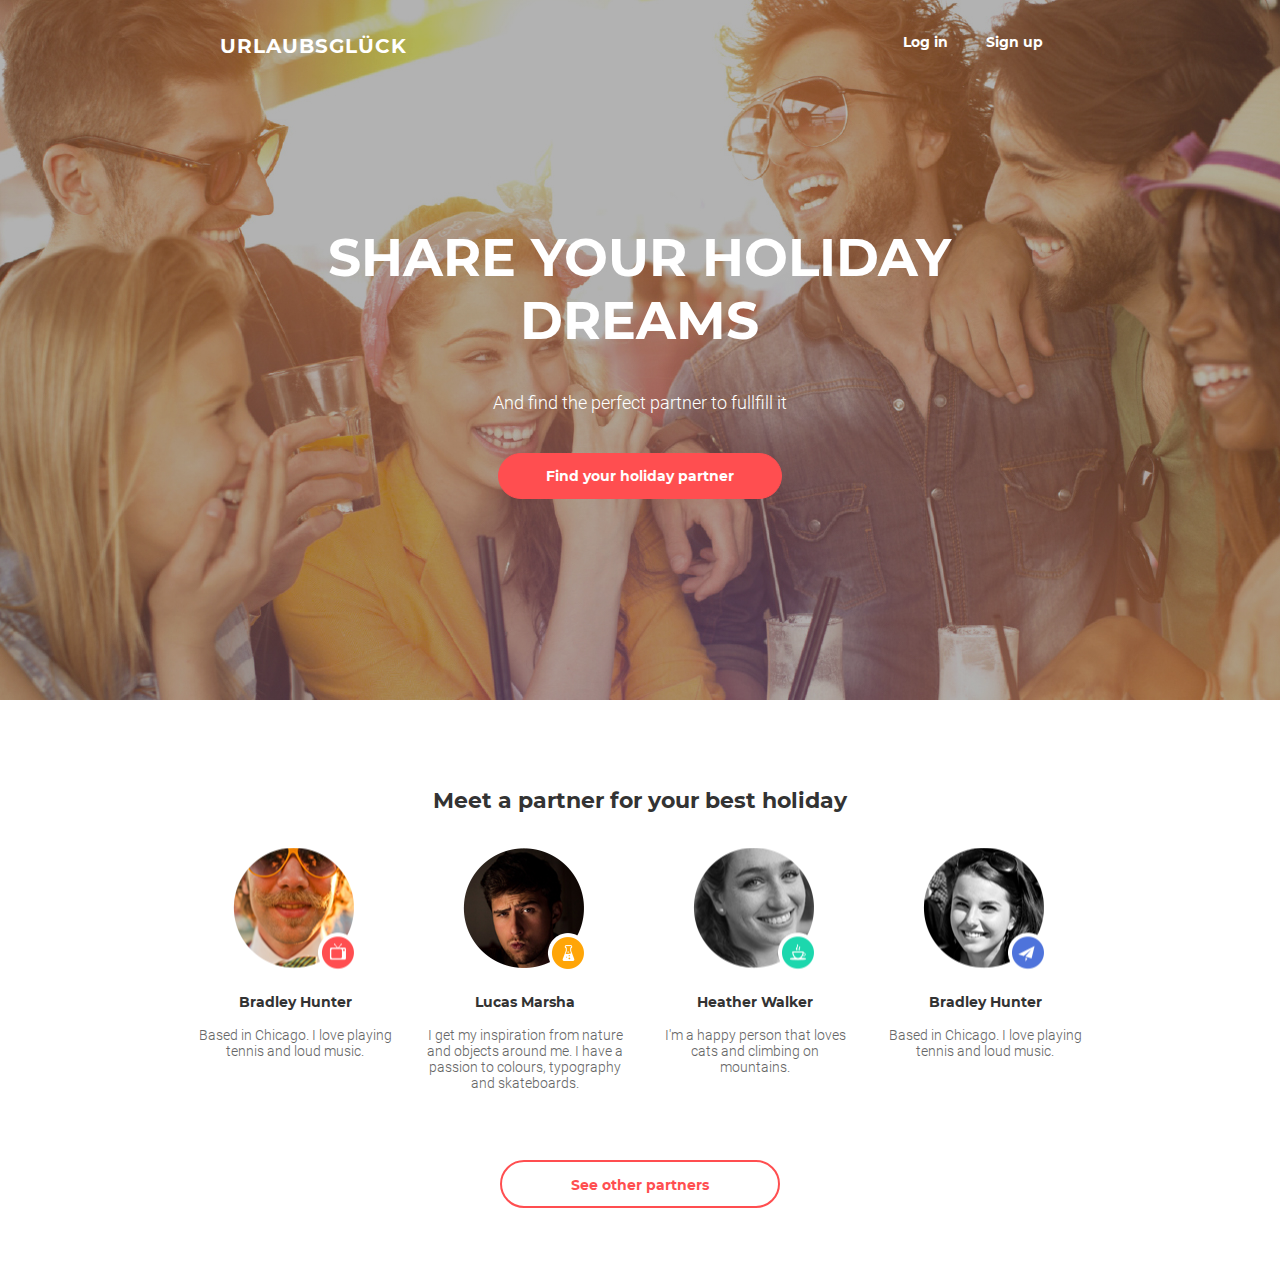
<file: module-09/index.html>
<!DOCTYPE html>
<html lang="en">
<head>
    <meta charset="UTF-8">
    <meta name="viewport" content="width=device-width, initial-scale=1.0">
    <meta http-equiv="X-UA-Compatible" content="ie=edge">
    <link rel="stylesheet" href="css/fonts.css">
    <link rel="stylesheet" href="css/bootstrap-grid.css">
    <link rel="stylesheet" href="css/style.css">
    <title>Document</title>
</head>
<body>
    <section class="image-section">
        <header class="header">
            <div class="container">
                <nav class="row header__nav">
                    <h1 class="col- logo"><a class="logo-link" href="">URLAUBSGLÜCK</a></h1>
                    <div class="col- buttons">
                        <button class="log-in">Log in</button>
                        <button class="sign-up">Sign up</button>
                    </div>
                </nav>
            </div>
        </header>
        <section class="share">
            <div class="row">
                <div class="col-12 col-md-8 offset-md-2 justify-content-center">
                    <h2 class="title">Share your holiday dreams</h2>
                </div>
            </div>
            <div class="row">
                <div class="col-10 justify-content-center offset-1">
                    <p class="subtitle">And find the perfect partner to fullfill it</p>
                </div>
            </div>
            <div class="row">
                <button class="header__btn">Find your holiday partner</button>
            </div>
        </section>
    </section>
    <main class="container">
        <section class="partners">
            <div class="row">
                <div class="col-10 justify-content-center offset-1">
                    <h2 class="partners-title">Meet a partner for your best holiday</h2>
                </div>
            </div>
            <div class="row partners-profiles">
                <div class="col-8 col-md-4 col-lg-3 offset-2 offset-lg-0 justify-content-center">
                    <div class="hunter member">
                        <h3 class="partner-name">Bradley Hunter</h3>
                        <p class="partner-bio">
                            Based in Chicago. I love playing tennis and loud music.
                        </p>
                    </div>
                </div>
                <div class="col-8 col-md-4 col-lg-3 offset-2 offset-md-0 justify-content-center">
                    <div class="marsha member">
                        <h3 class="partner-name">Lucas Marsha</h3>
                        <p class="partner-bio">
                            I get my inspiration from nature and objects around me. I have a passion to colours, typography and skateboards.
                        </p>
                    </div>
                </div>
                <div class="col-8 col-md-4 col-lg-3 offset-2 offset-lg-0 justify-content-center">
                    <div class="walker member">
                        <h3 class="partner-name">Heather Walker</h3>
                        <p class="partner-bio">
                            I'm a happy person that loves cats and climbing on mountains.
                        </p>
                    </div>
                </div>
                <div class="col-8 col-md-4 col-lg-3 offset-2 offset-md-0 justify-content-center">
                    <div class="bradley member">
                        <h3 class="partner-name">Bradley Hunter</h3>
                        <p class="partner-bio">
                            Based in Chicago. I love playing tennis and loud music.
                        </p>
                    </div>
                </div>
            </div>
            <div class="row justify-content-center">
                <button class="see-other">
                    See other partners
                </button>
            </div>
        </section>

    </main>
</body>
</html>








<!-- <!DOCTYPE html>
<html lang="en">
<head>
    <meta charset="UTF-8">
    <meta name="viewport" content="width=device-width, initial-scale=1.0">
    <meta http-equiv="X-UA-Compatible" content="ie=edge">
    <link rel="stylesheet" href="css/normalize.css">
    <link rel="stylesheet" href="css/fonts.css">
    <link rel="stylesheet" href="css/style.css">
    <title>Document</title>
</head>
<body>
    <section class="image-section">
        <header class="header">
            <div class="container">
                <div class="header-inner">
                    <h1 class="logo"><a class="logo-link" href="">URLAUBSGLÜCK</a></h1>
                    <nav class="header__nav">
                        <ul class="header__list">
                            <li class="log-in">
                                <button class="log-in__btn">Log in</button>
                            </li>
                            <li class="sign-up">
                                <button class="sign-up__btn">Sign up</button>
                            </li>
                        </ul>
                    </nav>
                </div>
            </div>
        </header>
        <section class="share container">
            <h2 class="header__title">Share your holiday dreams<span class="header__subtitle">And find the perfect partner to fullfill it</span></h2>
            <button class="header__btn">Find your holiday partner</button>
        </section>
    </section>

    <main>
        <section class="partners container">
            <h2 class="partners-title">Meet a partner for your best holiday</h2>
            <div class="partners-profiles">
                <div class="hunter member">
                    <h3 class="partner-name">Bradley Hunter</h3>
                    <p class="partner-bio">
                        Based in Chicago. I love playing tennis and loud music.
                    </p>
                </div>
                <div class="marsha member">
                    <h3 class="partner-name">Lucas Marsha</h3>
                    <p class="partner-bio">
                        I get my inspiration from nature and objects around me. I have a passion to colours, typography and skateboards.
                    </p>
                </div>
                <div class="walker member">
                    <h3 class="partner-name">Heather Walker</h3>
                    <p class="partner-bio">
                        I'm a happy person that loves cats and climbing on mountains.
                    </p>
                </div>
                <div class="bradley member">
                    <h3 class="partner-name">Bradley Hunter</h3>
                    <p class="partner-bio">
                        Based in Chicago. I love playing tennis and loud music.
                    </p>
                </div>
            </div>
            <button class="see-other">
                See other partners
            </button>
        </section>
    </main>
    
</body>
</html> -->
</file>
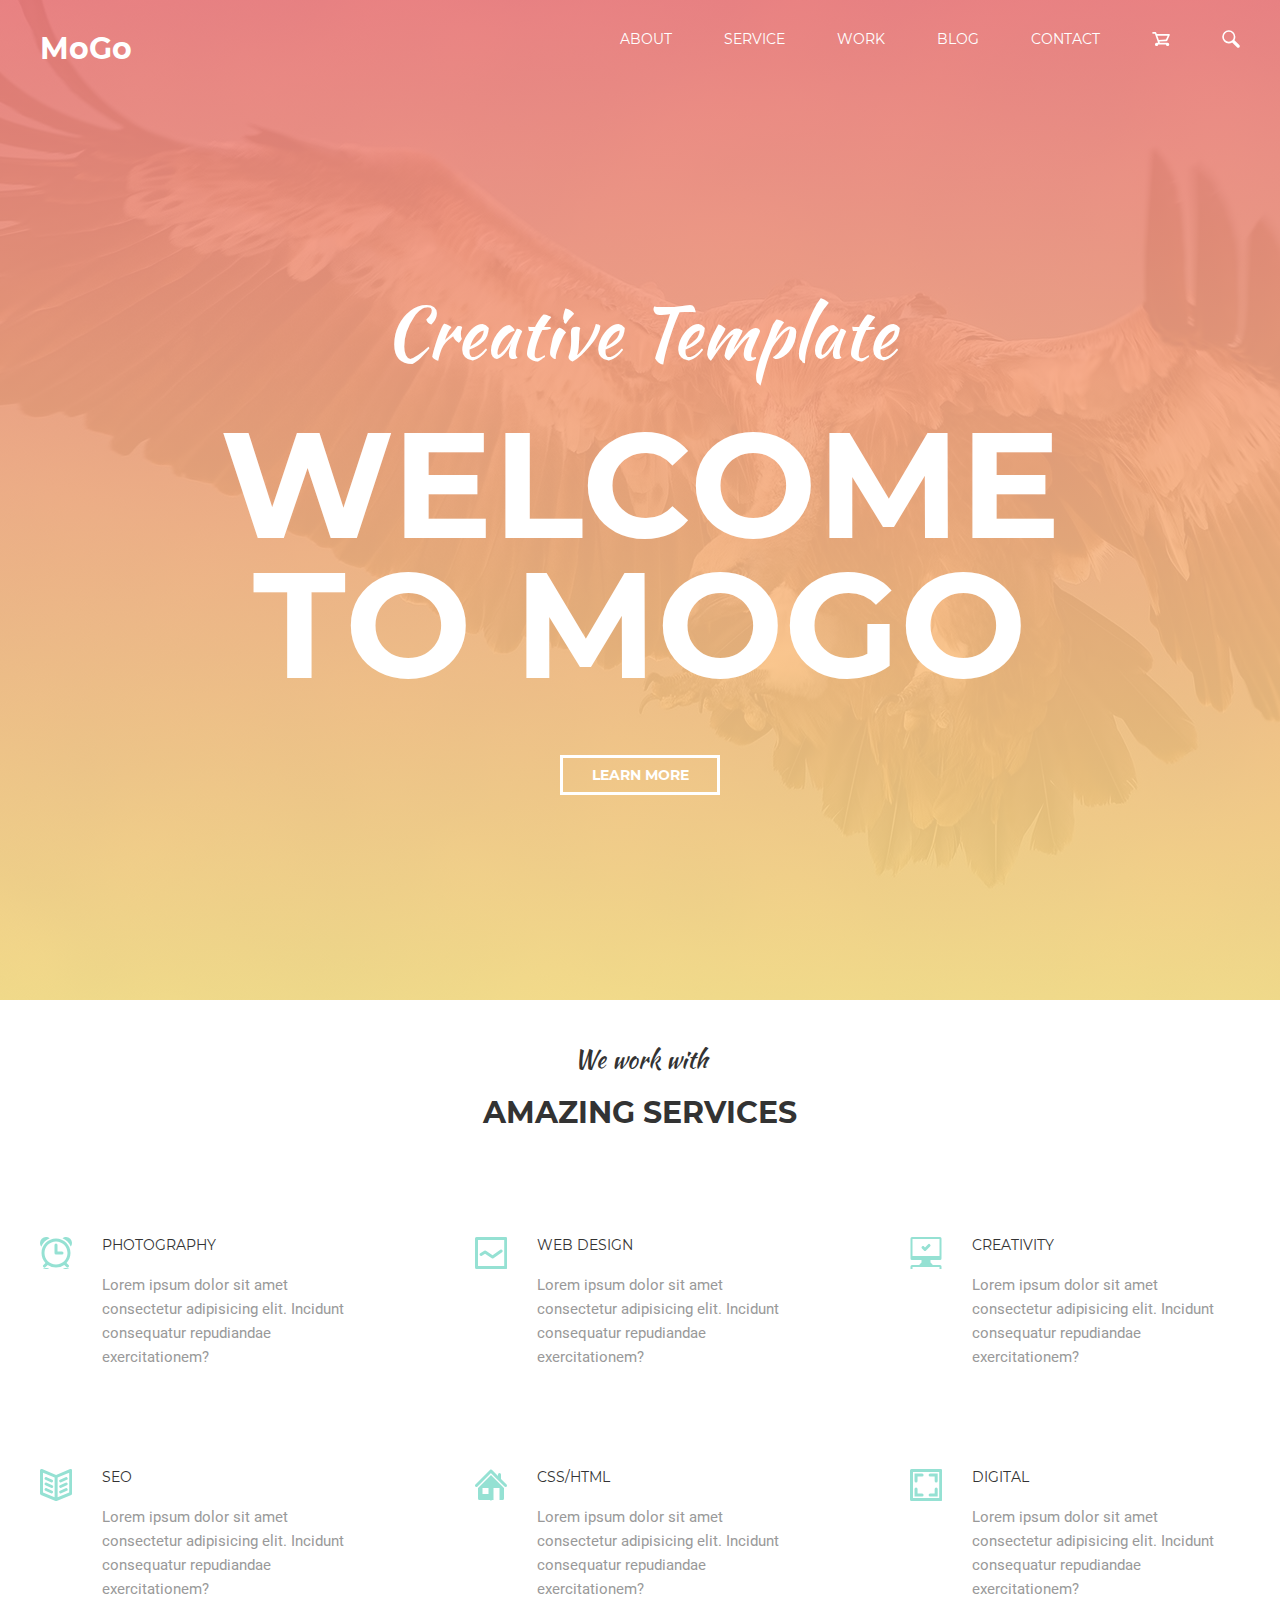
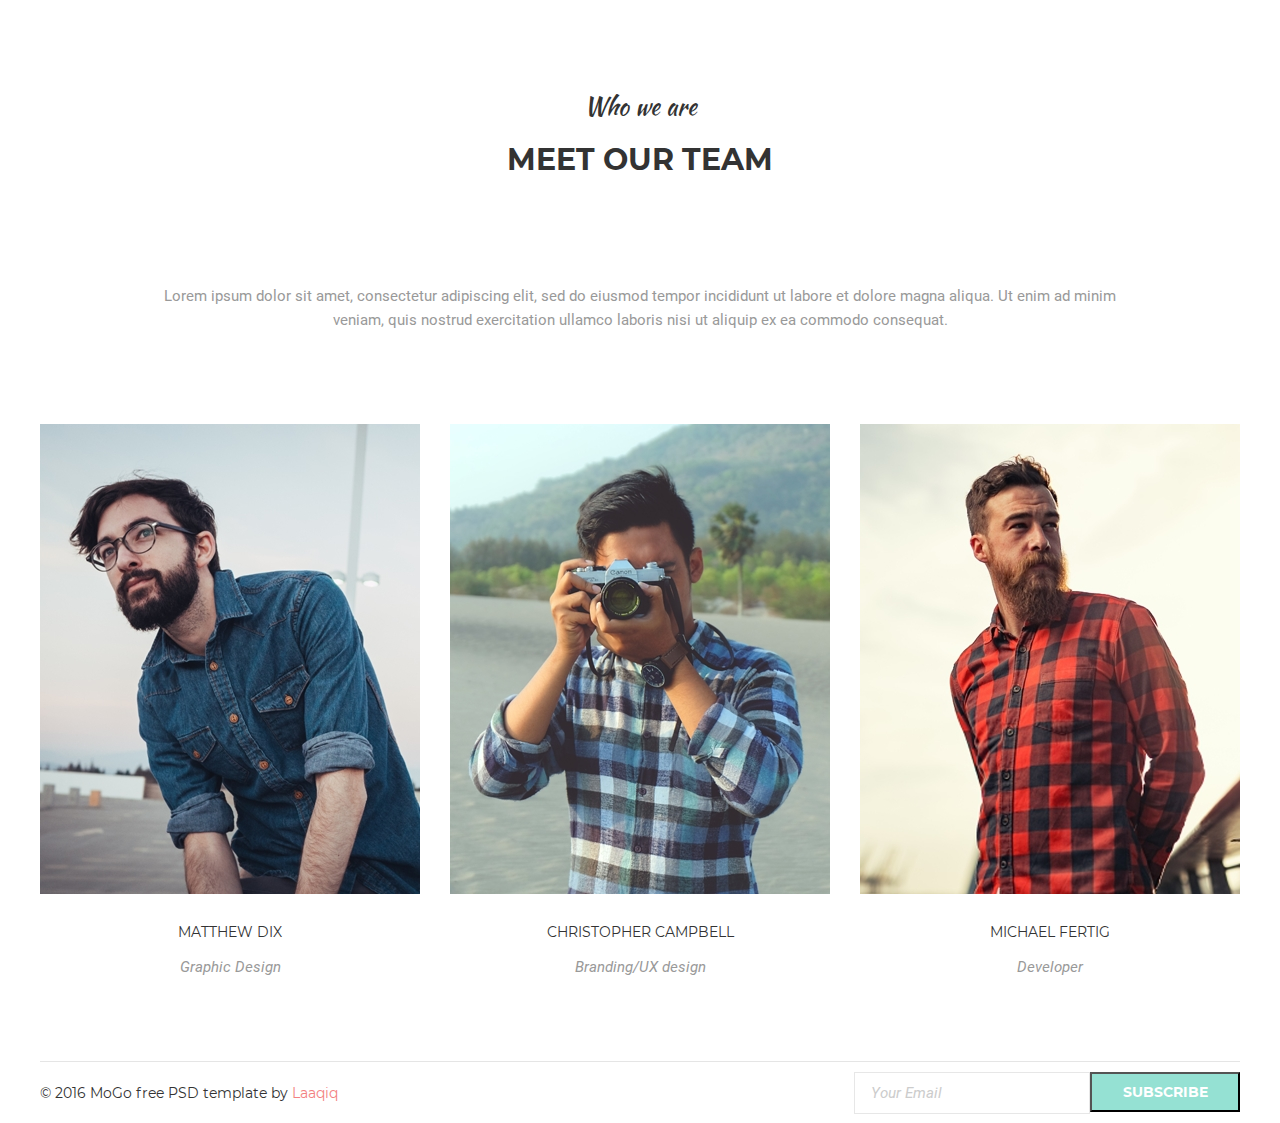
<file: module-10/index.html>
<!DOCTYPE html>
<html lang="en">
<head>
    <meta charset="UTF-8">
    <meta name="viewport" content="width=device-width, initial-scale=1.0">
    <meta http-equiv="X-UA-Compatible" content="ie=edge">
    <link rel="stylesheet" href="css/fonts.css">
    <link rel="stylesheet" href="css/normalize.css">
    <link rel="stylesheet" href="css/style-crossbrowser.css">
    <link rel="stylesheet" href="css/style.css">
    <title>Document</title>
</head>
<body>
    <svg xmlns="http://www.w3.org/2000/svg" style="display: none;">
  
        <symbol id="facebook" viewbox="0 0 12 26">
            <path d="M12.09.199v4.12s-3.038-.302-3.799.862c-.416.636-.169 2.5-.206 3.838h4.03c-.341 1.564-.585 2.624-.836 3.978H8.063v12.804H2.48V13.047H.106V9.02h2.349c.12-2.946.165-5.864 1.629-7.35C5.728-.001 7.297.199 12.089.199z"/>        
        </symbol>
        <symbol id="twitter" viewbox="0 0 26 22">
            <path d="M17.513.601c2.034-.036 3.117.705 4.15 1.647.879-.075 2.02-.565 2.692-.907l.653-.357c-.384 1.037-.904 1.85-1.704 2.466-.178.136-.354.321-.577.408v.013c1.14-.011 2.08-.526 2.973-.805v.013c-.469.745-1.104 1.502-1.781 2.044l-.82.651c.015 1.207-.018 2.359-.244 3.373-1.311 5.895-4.787 9.897-10.288 11.612-1.976.615-5.168.868-7.432.306-1.122-.278-2.136-.593-3.088-1.008a12.285 12.285 0 0 1-1.486-.768L.1 19.01c.51.015 1.108.156 1.678.063.517-.083 1.023-.061 1.5-.165 1.188-.261 2.243-.606 3.151-1.138.441-.257 1.11-.56 1.423-.932-.59.01-1.125-.127-1.563-.281-1.7-.6-2.688-1.703-3.332-3.36.515.057 1.998.19 2.345-.102-.648-.036-1.271-.411-1.717-.69-1.367-.855-2.481-2.289-2.473-4.496l.538.255c.344.145.693.222 1.102.307.173.036.52.137.718.063h-.026c-.264-.307-.695-.512-.96-.843-.878-1.09-1.7-2.766-1.18-4.764a6.1 6.1 0 0 1 .564-1.367l.026.012c.102.214.33.371.474.55.448.555 1 1.054 1.563 1.494 1.918 1.5 3.645 2.422 6.42 3.104.703.174 1.516.306 2.357.307-.236-.687-.16-1.8.025-2.465.468-1.674 1.483-2.88 2.973-3.525a6.311 6.311 0 0 1 1.166-.359l.64-.076z"/>
        </symbol>
        <symbol id="pinterest" viewbox="0 0 20 26">
            <path d="M8.05 16.854c-.208.833-.419 1.706-.637 2.56-.215.842-.405 1.696-.718 2.47-.519 1.281-1.178 2.52-2.043 3.521-.575.667-.453.4-.626.365-.132-.028-.143-.157-.17-.345-.14-1.018-.044-2.195.008-3.34.06-1.303.334-2.387.589-3.47.484-2.064.946-4.087 1.435-6.164.032-.138.12-.366.09-.445-.222-.577-.366-1.095-.429-1.7a5.41 5.41 0 0 1 .14-1.944c.276-1.058.912-1.995 1.893-2.338.624-.216 1.315-.118 1.735.132.432.259.729.667.867 1.246.148.615.039 1.35-.08 1.891-.267 1.219-.618 2.134-.937 3.31-.158.583-.337 1.182-.19 1.812.137.578.438.976.848 1.275.426.31.93.48 1.625.455 1.228-.043 2.081-.828 2.651-1.568.913-1.185 1.465-2.784 1.675-4.686.068-.614.117-1.319.07-2.014-.088-1.284-.49-2.317-1.127-3.117-.606-.763-1.466-1.37-2.512-1.71-1.037-.34-2.472-.452-3.747-.234-2.318.397-3.952 1.714-4.915 3.533a7.078 7.078 0 0 0-.837 3.41c0 1.05.26 1.865.678 2.5.133.201.328.367.458.597.185.326-.028.811-.12 1.164-.11.425-.12 1.012-.617 1.022-.206.004-.464-.146-.638-.243-1.305-.721-2.097-2.033-2.422-3.734a8.934 8.934 0 0 1 0-3.238c.19-.967.544-1.858.937-2.581a9.238 9.238 0 0 1 3.459-3.563C5.559 1.023 6.818.56 8.35.337A16.42 16.42 0 0 1 9.955.205a9.638 9.638 0 0 1 4.326.81 8.849 8.849 0 0 1 2.98 2.146c.838.915 1.448 1.98 1.834 3.309.202.692.398 1.432.398 2.287 0 .858-.181 1.613-.308 2.368-.474 2.828-1.819 5.141-3.838 6.458a6.635 6.635 0 0 1-1.754.809c-.667.194-1.428.34-2.243.283a4.599 4.599 0 0 1-1.983-.577c-.54-.305-.994-.679-1.316-1.244z"/>
        </symbol> 
        <symbol id="instagram" viewbox="0 0 26 26">
            <path d="M22.7 25.8H3.5a3.2 3.2 0 0 1-3.2-3.2V3.4A3.2 3.2 0 0 1 3.5.2h19.2a3.2 3.2 0 0 1 3.2 3.2v19.2a3.2 3.2 0 0 1-3.2 3.2zM13.1 8.04a4.957 4.957 0 0 0-4.498 2.88h-.005l-.022.054a4.93 4.93 0 0 0-.128.321c-.02.053-.04.104-.057.156a4.994 4.994 0 0 0-.095.34c-.014.054-.03.106-.042.16a4.987 4.987 0 0 0-.061.368c-.007.05-.017.099-.023.15a4.96 4.96 0 1 0 9.861 0c-.005-.051-.015-.1-.022-.15a4.982 4.982 0 0 0-.061-.368c-.012-.054-.028-.106-.042-.16a5 5 0 0 0-.095-.34c-.017-.052-.038-.103-.057-.156a4.936 4.936 0 0 0-.128-.32l-.022-.056h-.005A4.957 4.957 0 0 0 13.1 8.04zm9.92-3.68a1.28 1.28 0 0 0-1.28-1.28h-2.56a1.28 1.28 0 0 0-1.28 1.28v2.56c0 .707.573 1.28 1.28 1.28h2.56a1.28 1.28 0 0 0 1.28-1.28zm0 6.56h-2.36a7.84 7.84 0 0 1-7.56 9.92 7.84 7.84 0 0 1-7.56-9.92H3.18v10.72c0 .707.573 1.28 1.28 1.28h17.28a1.28 1.28 0 0 0 1.28-1.28z"/>
        </symbol>    
        <symbol id="shopping-cart" viewbox="0 0 18 15">
            <path d="M17.726 3.663h.001l-2.475 5.5a.824.824 0 0 1-.697.485l-7.128.475.412 1.176H15.6a1.65 1.65 0 1 1-1.65 1.65h-7.7A1.65 1.65 0 1 1 4.6 11.3h1.49L2.916 2.225h-1.89a.825.825 0 0 1 0-1.65H3.5c.36 0 .663.232.776.553h.003l.48 1.372h12.216a.825.825 0 0 1 .751 1.163zm-12.39.487l1.526 4.357 7.089-.473 1.748-3.884z"/>
        </symbol>
        <symbol id="search" viewbox="0 0 18 18">
            <path d="M17.8 16.15a1.65 1.65 0 0 1-2.817 1.166l-4.836-4.835c-.982.58-2.124.919-3.347.919a6.6 6.6 0 1 1 6.6-6.6 6.558 6.558 0 0 1-.919 3.347l4.836 4.836c.298.298.483.71.483 1.167zm-11-14.3a4.95 4.95 0 1 0 0 9.9 4.95 4.95 0 0 0 0-9.9z"/>
        </symbol>

        
    </svg>


    <section class="image-holder">
        <header class="header container">
            <h1 class="header__logo"><a href="#" class="header__logo-link">MoGo</a></h1>
            <nav class="header__nav">
                <ul class="header__list">
                    <li class="header__list-item">
                        <a href="" class="header__list-item-link">About</a>
                    </li>
                    <li class="header__list-item">
                        <a href="" class="header__list-item-link">service</a>
                    </li>
                    <li class="header__list-item">
                        <a href="" class="header__list-item-link">work</a>
                    </li>
                    <li class="header__list-item">
                        <a href="" class="header__list-item-link">blog</a>
                    </li>
                    <li class="header__list-item">
                        <a href="" class="header__list-item-link">contact</a>
                    </li>
                    <li class="header__list-item">
                        <a href="" class="header__list-item-link">
                            <svg class="icon">
                                <use xlink:href="#shopping-cart" />
                            </svg>
                        </a>
                    </li>
                    <li class="header__list-item">
                        <a href="" class="header__list-item-link">
                            <svg class="icon">
                                <use xlink:href="#search" />
                            </svg>
                        </a>
                    </li>
                </ul>
            </nav>
        </header>
        <section class="under-header">
            <div class="container">
                <h2 class="under-header__title">
                    Creative Template
                    <span class="under-header__under-title">Welcome to MoGo</span>
                </h2>
                <button class="under-header__btn">Learn more</button>
            </div>
        </section>
    </section>
    <main class="main">
        <section class="services section">
            <div class="container">
                <h3 class="section__title">
                    We work with
                    <span class="section__under-title">Amazing services</span>
                </h3>
                <ul class="services__list">
                    <li class="services__list-item services__list-item--photography">
                        <div class="services__list-item-block">
                            <h4 class="services__list-item-name">Photography</h4>
                            <p class="services__list-item-desc">
                                Lorem ipsum dolor sit amet consectetur adipisicing elit. Incidunt consequatur repudiandae exercitationem?
                            </p>
                        </div>
                    </li>
                    <li class="services__list-item services__list-item--web-design">
                        <div class="services__list-item-block">
                            <h4 class="services__list-item-name">Web design</h4>
                            <p class="services__list-item-desc">
                                Lorem ipsum dolor sit amet consectetur adipisicing elit. Incidunt consequatur repudiandae exercitationem?
                            </p>
                        </div>
                    </li>
                    <li class="services__list-item services__list-item--creativity">
                        <div class="services__list-item-block">
                            <h4 class="services__list-item-name">Creativity</h4>
                            <p class="services__list-item-desc">
                                Lorem ipsum dolor sit amet consectetur adipisicing elit. Incidunt consequatur repudiandae exercitationem?
                            </p>
                        </div>
                    </li>
                    <li class="services__list-item services__list-item--seo">
                        <div class="services__list-item-block">
                            <h4 class="services__list-item-name">Seo</h4>
                            <p class="services__list-item-desc">
                                Lorem ipsum dolor sit amet consectetur adipisicing elit. Incidunt consequatur repudiandae exercitationem?
                            </p>
                        </div>
                    </li>
                    <li class="services__list-item services__list-item--css-html">
                        <div class="services__list-item-block">
                            <h4 class="services__list-item-name">css/html</h4>
                            <p class="services__list-item-desc">
                                Lorem ipsum dolor sit amet consectetur adipisicing elit. Incidunt consequatur repudiandae exercitationem?
                            </p>
                        </div>
                    </li>
                    <li class="services__list-item services__list-item--digital">
                        <div class="services__list-item-block">
                            <h4 class="services__list-item-name">Digital</h4>
                            <p class="services__list-item-desc">
                                Lorem ipsum dolor sit amet consectetur adipisicing elit. Incidunt consequatur repudiandae exercitationem?
                            </p>
                        </div>
                    </li>
                </ul>
            </div>
        </section>
        <section class="team section">
            <div class="container">
                <h3 class="section__title">
                    Who we are
                    <span class="section__under-title">Meet our team</span>
                </h3>
                <p class="team__desc">
                    Lorem ipsum dolor sit amet, consectetur adipiscing elit, sed do eiusmod tempor incididunt ut labore et dolore magna aliqua. Ut enim ad minim veniam, quis nostrud exercitation ullamco laboris nisi ut aliquip ex ea commodo consequat.             </p>
                <ul class="team__list">
                    <li class="team__list-item">
                        <div class="team__img-bg">
                            <picture class="team__member">
                                <source class="team__member" srcset="img/matthew-dix@2x.jpg" media="(-webkit-min-device-pixel-ratio: 2), (min-resolution: 192dpi)">
                                <img class="team__member" srcset="img/matthew-dix.jpg" alt="Matthew Dix">
                            </picture>
                            <div class="team__member-fall-out">
                                <ul class="team__member-fall-out-links">
                                    <li class="team__member-fall-out-item">
                                        <a href="#" class="team__member-fall-out-link">
                                            <svg class="icon-links">
                                                <use xlink:href="#facebook" />
                                            </svg>
                                        </a>
                                    </li>
                                    <li class="team__member-fall-out-item">
                                        <a href="#" class="team__member-fall-out-link">
                                            <svg class="icon-links">
                                                <use xlink:href="#twitter" />
                                            </svg>
                                        </a>
                                    </li>
                                    <li class="team__member-fall-out-item">
                                        <a href="#" class="team__member-fall-out-link">
                                            <svg class="icon-links">
                                                <use xlink:href="#pinterest" />
                                            </svg>
                                        </a>
                                    </li>
                                    <li class="team__member-fall-out-item">
                                        <a href="#" class="team__member-fall-out-link">
                                            <svg class="icon-links">
                                                <use xlink:href="#instagram" />
                                            </svg>
                                        </a>
                                    </li>
                                </ul>
                            </div>
                        </div>
                        <h4 class="team__member-name">Matthew Dix</h4>
                        <p class="team__member-post">Graphic Design</p>
                    </li>
                    <li class="team__list-item">
                        <div class="team__img-bg">
                            <picture class="team__member">
                                <source class="team__member" srcset="img/christopher-campbell@2x.jpg" media="(-webkit-min-device-pixel-ratio: 2), (min-resolution: 192dpi)">
                                <img class="team__member" srcset="img/christopher-campbell.jpg" alt="Matthew Dix">
                            </picture>
                            <div class="team__member-fall-out">
                                <ul class="team__member-fall-out-links">
                                    <li class="team__member-fall-out-item">
                                        <a href="#" class="team__member-fall-out-link">
                                            <svg class="icon-links">
                                                <use xlink:href="#facebook" />
                                            </svg>
                                        </a>
                                    </li>
                                    <li class="team__member-fall-out-item">
                                        <a href="#" class="team__member-fall-out-link">
                                            <svg class="icon-links">
                                                <use xlink:href="#twitter" />
                                            </svg>
                                        </a>
                                    </li>
                                    <li class="team__member-fall-out-item">
                                        <a href="#" class="team__member-fall-out-link">
                                            <svg class="icon-links">
                                                <use xlink:href="#pinterest" />
                                            </svg>
                                        </a>
                                    </li>
                                    <li class="team__member-fall-out-item">
                                        <a href="#" class="team__member-fall-out-link">
                                            <svg class="icon-links">
                                                <use xlink:href="#instagram" />
                                            </svg>
                                        </a>
                                    </li>
                                </ul>
                            </div>
                        </div>
                        <h4 class="team__member-name">Christopher Campbell</h4>
                        <p class="team__member-post">Branding/UX design</p>
                    </li>
                    <li class="team__list-item">
                        <div class="team__img-bg">
                            <picture class="team__member">
                                <source class="team__member" srcset="img/michael-fertig@2x.jpg" media="(-webkit-min-device-pixel-ratio: 2), (min-resolution: 192dpi)">
                                <img class="team__member" srcset="img/michael-fertig.jpg" alt="Matthew Dix">
                            </picture>
                            <div class="team__member-fall-out">
                                <ul class="team__member-fall-out-links">
                                    <li class="team__member-fall-out-item">
                                        <a href="#" class="team__member-fall-out-link">
                                            <svg class="icon-links">
                                                <use xlink:href="#facebook" />
                                            </svg>
                                        </a>
                                    </li>
                                    <li class="team__member-fall-out-item">
                                        <a href="#" class="team__member-fall-out-link">
                                            <svg class="icon-links">
                                                <use xlink:href="#twitter" />
                                            </svg>
                                        </a>
                                    </li>
                                    <li class="team__member-fall-out-item">
                                        <a href="#" class="team__member-fall-out-link">
                                            <svg class="icon-links">
                                                <use xlink:href="#pinterest" />
                                            </svg>
                                        </a>
                                    </li>
                                    <li class="team__member-fall-out-item">
                                        <a href="#" class="team__member-fall-out-link">
                                            <svg class="icon-links">
                                                <use xlink:href="#instagram" />
                                            </svg>
                                        </a>
                                    </li>
                                </ul>
                            </div>
                        </div>
                        <h4 class="team__member-name">Michael Fertig</h4>
                        <p class="team__member-post">Developer</p>
                    </li>
                </ul>
            </div>
        </section>
    </main>
    <footer class="footer container">
            <p class="footer__copy-right">© 2016 MoGo free PSD template by <span class="footer__copy-right--last-word">Laaqiq</span></p>
            <form action="GET" class="footer__form">
                <input class="footer__form--input" type="email" name="" id="" placeholder="Your Email">
                <button class="footer__form--btn">Subscribe</button>
            </form>
    </footer>
</body>
</html>
</file>
<file: module-03/css/style.css>
*{
    margin: 0;
    padding: 0;
    /* box-sizing: content-box; */
}



.header__navigation{
    /* padding: 77px 314px 103px 313px; */
    padding-top: 77px;
    padding-bottom: 103px;
}

.header__navigation_list{
    text-align: center;
    width: 900px;
    margin: 0 auto;
    font-size: 0;
}

.header__navigation_listitem{
    display: inline-block;
    margin-right: 60px;
}

.header__navigation_listitem:last-child {
    margin-right: 0;
}

.header__navigation_link{
    display: block;
    text-decoration: none;
    color: #626262;
    font-family: "Playfair Display";
    font-size: 14px;
    font-weight: 400;
    line-height: 24px;
    text-transform: uppercase;
}

.header__navigation_link:hover {
    color: #413636;
}

.main__background{
    margin: auto;
    width: 900px;
    padding-bottom: 70px;
    font-size: 0px;
}

.main__article{
    width: 420px;
    display: inline-block;
    margin-bottom: 132px;
    margin-right: 60px;
}

.main__article img {
    margin-bottom: 32px;
}

.main__article h2 {
    color: #626262;
    font-family: "Playfair Display";
    font-size: 30px;
    font-weight: 400;
    margin-bottom: 34px;
}

.main__article:nth-child(even){
    margin-right: 0;
}

.main__article_name {
    color: #b4ad9e;
    font-family: Ubuntu;
    font-size: 14px;
    font-weight: 300;
    text-transform: uppercase;
    margin-bottom: 28px;
}

.main__article_text {
    color: #626262;
    font-family: "Playfair Display";
    font-size: 14px;
    font-weight: 400;
    line-height: 24px;
}

button {
    display: block;
    margin: auto;
    border: 1px solid #626262;
    padding: 21px 34px 22px 34px;
    color: #626262;
    font-family: "Playfair Display";
    font-size: 20px;
    font-weight: 400;
    line-height: 24px;
}

button:hover {
    box-sizing: content-box;
    color: #413636;
    border: 2px solid #413636;
}
</file>
<file: module-04/css/style.css>
.clearfix::after {
    content: '';
    display: block;
    clear: both;
}

.wrapper {
    width: 1110px;
    margin: auto;
}

.header {
    padding-top: 38px;
}

.header__nav-logolink {
    display: inline-block;
}

.header__nav-logo {
    float: left;
    margin: 0;
    padding: 0;
    color: #555252;
    font-family: "Roboto";
    font-size: 30px;
    font-weight: 300;
    line-height: 32px;
    text-transform: uppercase;
}

.header__nav-logo::first-letter {
    color: #1abc9c;
    font-family: "Roboto";
    font-weight: 900;
    letter-spacing: -0.6px;
}

.header__nav-list {
    float: right;
    margin: 0;
    padding: 0;
    list-style: none;
}

.header__nav-listitem {
    float: left;

}

.header__nav-link {
    text-decoration: none;
    color: #0f0101;
    font-family: "Open Sans";
    font-size: 14px;
    font-weight: 700;
    text-transform: uppercase;
}

.header__nav-listitem:not(:last-of-type) {
    margin-right: 20px;

}

.header__nav-link:hover {
    color: #1abc9c;
}

.featured-products {
    text-align: center;
    padding-top: 110px;
    font-size: 0;
    margin-bottom: 105px;
}

.featured-products__name {
    margin: 0;
    margin-bottom: 92px;
    color: #515151;
    font-family: "Roboto";
    font-size: 48px;
    font-weight: 900;
    text-transform: uppercase;
    letter-spacing: -0.96px;
}

.featured-products__name::after {
    content: '';
    display: block;
    margin: 32px auto 0;
    width: 164px;
    height: 7px;
    background-color: #1abc9c;
}

.featured-products__list {
    padding: 0;
    text-align: justify;
}

.featured-products__listitem {
    float: left;
    width: 255px;
    height: 322px;
    background-color: #e9f0fd;
    text-align: center;
}

.featured-products__listitem:not(:nth-of-type(4n)):not(:nth-of-type(8n)) {
    margin-right: 30px;
}


.featured-products__listitem:not(:nth-of-type(n+5)) {
    margin-bottom: 30px;    
}

.featured-products__listitem:hover .product_bottom-text {
    background-color: #1abc9c;
}

.image_placer {
    width: 255px;
    height: 282px;
}

.product_bottom-text {
    width: 255px;
    height: 40px;
    background-color: #323232;
}

.product_name {
    float: left;
    margin: 0;
    padding: 11px;
    color: #ffffff;
    font-family: "Roboto";
    font-size: 18px;
    font-weight: 900;
    text-transform: uppercase;
    letter-spacing: -0.36px;
}

.product_price {
    float: right;
    margin: 0;
    padding: 11px;
    color: #ffffff;
    font-family: "Roboto";
    font-size: 18px;
    font-weight: 900;
    text-transform: uppercase;
    letter-spacing: -0.36px;
    background-color: rgba(255,255,255,0.3);
}













.latest-news__name {
    margin: 0;
    padding: 0;
    text-align: center;
    color: #555252;
    font-family: "Roboto";
    font-size: 48px;
    font-weight: 900;
    text-transform: uppercase;
    letter-spacing: -0.96px;
}

.latest-news__name::after {
    content: '';
    display: block;
    margin: 32px auto 81px;
    width: 164px;
    height: 7px;
    background-color: #4ec6ab;
    
}

.latest-news__section {
    width: 350px;
    float: left;
}

.latest-news__section:not(:last-of-type) {
    margin-right: 26px;
}

.latest-news__section_name {
    margin: 0;
    color: #555252;
    font-family: "Open Sans - Semibold";
    font-size: 18px;
    font-weight: 400;
    letter-spacing: -0.36px;
}

.latest-news__section_name::after {
    content: '';
    display: block;
    margin: 11px 0 29px;
    width: 136px;
    height: 3px;
    background-color: #4ec6ab;
}
.latest-news__section_text {
    margin: 0;
    margin-bottom: 11px;
    color: #555252;
    font-family: "Open Sans";
    font-size: 14px;
    font-weight: 400;
    letter-spacing: -0.28px;
}

.latest-news__section_button {
    display: inline-block;
    color: #ffffff;
    font-family: "Open Sans";
    font-size: 16px;
    font-weight: 300;
    letter-spacing: -0.32px;
    background-color: #4ec6ab;
    text-decoration: none;
    padding: 19px 42px;
    
}

.latest-news__section_button:hover {
    background-color: #319b84;
}
</file>
<file: module-05/css/style.css>
.container_inner {
  width: 1120px;
  margin: 0 auto;
}

.header {
  background-color: #fff;
  padding: 38px 0;
}

.header__logo-link {
  display: inline-block;
  text-decoration: none;
}

.logo-link__fl {
  margin: 0;
  padding: 0;
  text-decoration: none;
  color: #0f0101;
  font-family: "Roboto";
  font-size: 30px;
  font-weight: 700;
  text-transform: uppercase;
}

.logo-link__fl::first-letter {
  color: #1abc9c;
}

.header__nav-list {
  list-style: none;
  float: right;
  margin: 0;
  padding: 0;
}

.header__nav-listitem {
  float: left;
}

.header__nav-listitem:not(:last-of-type) {
  margin-right: 32px;
}

.header__nav-link:hover {
  color: #1abc9c;
}

.header__nav-link {
  display: block;
  text-decoration: none;
  color: #0f0101;
  font-family: "Open Sans";
  font-size: 14px;
  font-weight: 700;
  text-transform: uppercase;
}

.main__slider {
  height: 500px;
  background-image: url("../img/background.jpg");
  position: relative;
}

.left-slide,
.right-slide {
  padding: 0;
  border: none;
  background: none;
  width: 104px;
  height: 104px;
  background-repeat: no-repeat;
  background-position: center center;
  background-color: rgba(78, 198, 171, 0.65);
}

.left-slide {
  background-image: url(../img/left-arrow.png);
  float: left;
}

.right-slide {
  background-image: url(../img/right-arrow.png);
  float: right;
}

.container {
  width: auto;
  padding-top: 170px;
  text-align: center;
}

.main__slider-textwrap {
  display: inline-block;
}

.main__slider-name,
.main__slider-text {
  margin: 0;
  padding: 0;
}

.main__slider-name {
  color: #ffffff;
  font-family: "Roboto";
  font-size: 60px;
  font-weight: 900;
}

.main__slider-text {
  float: left;
  margin-bottom: auto;
  color: #ffffff;
  font-family: "Roboto Light";
  font-weight: 300;
  font-size: 16px;
}

.left-slide:hover,
.right-slide:hover {
  background-color: #4ec6ab;
}

.main__collection {
  padding-top: 101px;
  padding-bottom: 100px;
  text-align: center;
  background-color: #e9f0fd;
}

.newcollection-name {
  display: inline-block;
  margin: 0;
  margin: auto;
  color: #515151;
  font-family: "Roboto";
  font-size: 48px;
  font-weight: 900;
  text-transform: uppercase;
}

.newcollection-name::after {
  content: "";
  display: block;
  margin: 32px auto 0;
  width: 164px;
  height: 7px;
  background-color: #1abc9c;
}

.newcollection-list {
  padding: 0;
  margin-bottom: auto;
  font-size: 0;
}

.newcollection-listitem {
  list-style: none;
  position: relative;
  display: inline-block;
  margin: 0;
  width: 255px;
}

.newcollection-listitem:not(:last-of-type) {
  margin-right: 30px;
}

.newcollection-listitem-link {
  display: inline-block;
  text-decoration: none;
  font-size: 0;
}
.newcollection-product {
  background-color: #323232;
  height: 40px;
}

.newcollection-productname {
  float: left;
  margin: 0;
  padding-left: 14px;
  color: #ffffff;
  font-family: "Roboto";
  font-size: 18px;
  font-weight: 900;
  line-height: 40px;
  text-transform: uppercase;
}

.newcollection-productprice {
  float: right;
  margin: 0;
  padding: 0 12px;
  color: #ffffff;
  font-family: "Roboto";
  font-size: 18px;
  font-weight: 900;
  line-height: 40px;
  text-transform: uppercase;
  background-color: rgba(255, 255, 255, 0.3);
}

.newcollection-listitem:hover .newcollection-product {
  background-color: #1abc9c;
}

.hover-info {
  position: absolute;
  display: none;
  top: 0%;
  width: 245px;
  height: 312px;
  background-color: rgba(0, 0, 2, 0.5);
  margin: 5px;
}

.newcollection-listitem:hover .hover-info {
  display: block;
}

.add-to-curt_link {
  display: inline-block;
  width: 180px;
  height: 50px;
}

.mini-button1,
.mini-button2,
.mini-button3 {
  background: none;
  background-position: center center;
  background-repeat: no-repeat;
  padding: 25px;
  margin-bottom: 7px;
  margin-top: 90px;
  cursor: pointer;
}

.mini-button1 {
  background-image: url(../img/heart.png);

  border: 1px solid #ffffff;
  margin-right: 13px;
}

.mini-button2 {
  background-image: url(../img/arrows.png);
  border: 1px solid #ffffff;
  margin-right: 13px;
}

.mini-button3 {
  background-image: url(../img/clock.png);
  border: 1px solid #ffffff;
}

.add-to-curt_button {
  display: inline-block;
  width: 180px;
  height: 50px;
  border: 1px solid #ffffff;
  background-color: #323232;
}

.curt {
  float: left;
  padding: 11px 0 12px 13px;
}

.add-to-curt_text {
  margin: 0;
  padding: 20px 18px 20px 0;
  float: right;
  color: #ffffff;
  font-family: "Open Sans";
  font-size: 14px;
  font-weight: 400;
  text-transform: uppercase;
}

.mini-button1:hover,
.mini-button2:hover,
.mini-button3:hover,
.add-to-curt_button:hover {
  background-color: #1abc9c;
}

.footer {
  height: 88px;
  background-color: #323232;
  text-align: center;
}

.footer p {
  display: inline-block;
  margin: 0;
  margin-top: 38px;
  color: #fefefe;
  font-family: "Open Sans";
  font-size: 16px;
  font-weight: 400;
  line-height: 28px;
}

.footer p span {
  color: #46bfa9;
}
</file>
<file: module-06/css/style.css>
.container {
  width: 1200px;
  margin: auto;
}

.header__nav {
  display: flex;
  justify-content: space-between;
  height: 90px;
  align-items: center;
}

.logo-link {
  text-decoration: none;
}

.logo {
  color: #95e1d3;
  font-family: "Montserrat";
  font-size: 30px;
  font-weight: 700;
  margin: 0;
  padding: 0;
  transition: 0.2s;
}

.logo:hover {
  color: #f38181;
  padding-bottom: 12px;
  border-bottom: 3px solid #f38181;
}

.header__nav-list {
  width: 490px;
  display: flex;
  justify-content: space-between;
  align-items: center;
  list-style: none;
  margin: 0;
  padding: 0;
}

.header__nav-link {
  text-decoration: none;
  display: block;
  color: #95e1d3;
  font-family: "Montserrat";
  font-size: 14px;
  font-weight: 400;
  text-transform: uppercase;
  transition: 0.2s;
}

.header__nav-link:hover {
  color: #f38181;
  padding-bottom: 12px;
  border-bottom: 3px solid #f38181;
}

.our-servises {
  padding-top: 110px;
  padding-bottom: 92px;
  text-align: center;
}

.our-servises_name {
  margin: 0;
  padding: 0;
  color: #333333;
  font-family: "Montserrat";
  font-size: 30px;
  font-weight: 700;
  text-transform: uppercase;
}

.our-servises__topname {
  text-transform: initial;
  display: block;
  margin: 0;
  padding: 0;
  padding-bottom: 22px;
  color: #333333;
  font-family: "Kaushan Script";
  font-size: 24px;
  font-weight: 400;
}

.our-servises_name::after {
  content: "";
  display: block;
  margin: auto;
  margin-top: 42px;
  width: 60px;
  height: 3px;
  background-color: #f38181;
}

.our-servises__container {
  padding-top: 60px;
}

.our-servises__list {
  list-style: none;
  margin: 0;
  padding: 0;
  display: flex;
  flex-wrap: wrap;
  justify-content: space-around;
  height: 240px;
  align-content: space-between;
}

.our-servises__listitem {
  width: 330px;
  display: flex;
}

.alarm::before,
.webdesign::before,
.creativity::before,
.seo::before,
.css-html::before,
.digital::before {
  content: "";
  width: 32px;
  height: 32px;
  margin-right: 30px;
}

.alarm::before {
  background-image: url(../img/alarm.png);
}

.webdesign::before {
  background-image: url(../img/webdesignimage.png);
}

.creativity::before {
  background-image: url(../img/creativityimage.png);
}

.seo::before {
  background-image: url(../img/seoimage.png);
}

.css-html::before {
  background-image: url(../img/css-htmlimage.png);
}

.digital::before {
  background-image: url(../img/digitalimage.png);
}

.list-item__text {
  width: 270px;
  text-align: left;
}

.listitem_text-name {
  padding: 0;
  margin: 0;
  margin-bottom: 20px;
  color: #333333;
  font-family: "Montserrat";
  font-size: 14px;
  font-weight: 400;
  text-transform: uppercase;
}

.listitem_text-text {
  padding: 0;
  margin: 0;
  color: #999999;
  font-family: "Roboto";
  font-size: 14px;
  font-weight: 400;
  line-height: 24px;
}

.our-team {
  text-align: center;
  padding-bottom: 82px;
}

.member-image {
  width: 380px;
  height: 470px;
  background-color: #95e1d3;
  position: relative;
}

.hover-info {
  position: absolute;
  top: -10px;
  left: -10px;
  width: 380px;
  height: 470px;
  background-image: linear-gradient(
    to top,
    rgba(252, 227, 138, 0.9) 0%,
    rgba(243, 129, 129, 0.9) 100%
  );
  opacity: 0;
  transition: 0.2s;
}

.member-image:hover .hover-info {
  opacity: 1;
  transition: 0.2s 0.2s;
}

.members-picture {
  transition: 0.2s 0.2s;
}

.member-image:hover .members-picture {
  transform: translate(-10px, -10px);
  transition: 0.2s;
}

.profile-link-wrapper {
  display: flex;
  position: absolute;
  top: 50%;
  left: 50%;
  transform: translate(-50%, -50%);
}

.members-profile__link {
  width: 56px;
  height: 56px;
  background-repeat: no-repeat;
  background-position: center center;
  background-color: #fce38a;
  transition: 0.2s;
}

.facebook {
  background-image: url(../img/facebook.png);
}

.facebook:hover {
  background-color: #95e1d3;
}

.twitter {
  background-image: url(../img/twitter.png);
}

.twitter:hover {
  background-color: #95e1d3;
}

.pinterest {
  background-image: url(../img/pinterest.png);
}

.pinterest:hover {
  background-color: #95e1d3;
}

.instagram {
  background-image: url(../img/instagram.png);
}

.instagram:hover {
  background-color: #95e1d3;
}

.our-team__name {
  margin: 0;
  padding: 0;
  color: #333333;
  font-family: "Montserrat";
  font-size: 30px;
  font-weight: 700;
  text-transform: uppercase;
}

.our-team__topname {
  text-transform: initial;
  display: block;
  margin: 0;
  padding: 0;
  margin-bottom: 23px;
  color: #333333;
  font-family: "Kaushan Script";
  font-size: 24px;
  font-weight: 400;
}

.our-team__name:after {
  content: "";
  display: block;
  margin: 42px auto;
  width: 60px;
  height: 3px;
  background-color: #f38181;
}

.our-team__description {
  margin: 0;
  padding: 0;
  margin: auto;
  color: #999999;
  font-family: "Roboto";
  font-size: 15px;
  font-weight: 400;
  line-height: 24px;
  width: 940px;
}

.our-team__members {
  list-style: none;
  margin: 0;
  padding: 0;
  padding-top: 92px;
  display: flex;
  justify-content: space-between;
}

.members__name {
  margin: 0;
  padding: 31px 0 15px;
  color: #333333;
  font-family: "Montserrat";
  font-size: 14px;
  font-weight: 400;
  text-transform: uppercase;
}

.members__position {
  margin: 0;
  padding: 0;
  color: #999999;
  font-family: "Roboto";
  font-size: 15px;
  font-weight: 300;
  line-height: 24px;
}

.footer {
  position: relative;
  height: 62px;
  display: flex;
  justify-content: space-between;
  align-items: center;
}

.footer::before {
  content: "";
  display: block;
  position: absolute;
  top: 0;
  height: 1px;
  width: 1200px;
  background-color: #e5e5e5;
}

.footer-info {
  padding: 0;
  margin: 0;
  color: #333333;
  font-family: "Montserrat";
  font-size: 14px;
  font-weight: 400;
}

.footer-info span {
  color: #f38181;
}

.footer-form {
  display: flex;
}

.email-input {
  width: 230px;
}

.subscribe-input {
  background: none;
  border: none;
  width: 150px;
  height: 40px;
  background-color: #95e1d3;
  color: #ffffff;
  font-family: "Montserrat";
  font-size: 14px;
  font-weight: 700;
  text-transform: uppercase;
  transition: 0.2s;
}

.subscribe-input:hover {
  background-color: #f38181;
  cursor: pointer;
}
</file>
<file: module-08/css/fonts.css>
/* montserrat-700 - latin_latin-ext */
@font-face {
    font-family: 'Montserrat';
    font-style: normal;
    font-weight: 700;
    src: local('Montserrat Bold'), local('Montserrat-Bold'),
         url('../fonts/montserrat-v14-latin_latin-ext/montserrat-v14-latin_latin-ext-700.woff2') format('woff2'), /* Chrome 26+, Opera 23+, Firefox 39+ */
         url('../fonts/montserrat-v14-latin_latin-ext/montserrat-v14-latin_latin-ext-700.woff') format('woff'); /* Chrome 6+, Firefox 3.6+, IE 9+, Safari 5.1+ */
}

/* roboto-300 - latin */
@font-face {
    font-family: 'Roboto';
    font-style: normal;
    font-weight: 300;
    src: local('Roboto Light'), local('Roboto-Light'),
         url('../fonts/roboto-v20-latin/roboto-v20-latin-300.woff2') format('woff2'), /* Chrome 26+, Opera 23+, Firefox 39+ */
         url('../fonts/roboto-v20-latin/roboto-v20-latin-300.woff') format('woff'); /* Chrome 6+, Firefox 3.6+, IE 9+, Safari 5.1+ */
}
</file>
<file: module-08/css/style.css>
.container {
    width: 292px;
    margin: auto;
}

.image-section {
    height: 540px;
    min-width: 320px;
    box-sizing: border-box;
    background:  linear-gradient(rgba(0, 0, 0, 0.3), rgba(0, 0, 0, 0.3)), url("../img/header__background-mobile.jpg") center center no-repeat;
    background-size: cover;
}

.header {
    width: 100%;
}

.header-inner {
    display: flex;
    padding-top: 20px;
    flex-direction: column-reverse;
    justify-content: space-between;
    align-items: center;
    height: 170px;
}

.logo {
    margin: 0;
    padding: 0;

    
}

.logo-link {
    text-decoration: none;
    color: #ffffff;
    font-family: 'Montserrat';
    font-size: 20px;
    font-weight: 700;
    text-transform: uppercase;
    letter-spacing: 1px;
}

.logo-link:hover {
    color: #ff4e50;
}

.header__list {
    list-style: none;
    padding: 0;
    margin: 0;
    display: flex;
    justify-content: center;
}

.sign-up__btn {
    margin: 0;
    padding: 0;
    padding: 11px 15px;
    background: none;
    border: none;

    color: #ffffff;
    font-family: 'Montserrat';
    font-size: 14px;
    font-weight: 700;
    border: 2px solid transparent;

}

.log-in__btn {
    margin: 0;
    padding: 0;
    padding: 11px 15px;
    background: none;
    border: none;

    color: #ffffff;
    font-family: 'Montserrat';
    font-size: 14px;
    font-weight: 700;
    border: 2px solid transparent;

}

.log-in:hover .log-in__btn{
    border: 2px solid #fff;
    border-radius: 30px;
}

.sign-up:hover .sign-up__btn {
    border: 2px solid #fff;
    border-radius: 30px;
}





.share {
    padding-top: 40px;
    text-align: center;
}

.header__title {
    margin: 0;
    margin: auto;
    padding: 0;
    text-align: center;
    padding-bottom: 20px;

    color: #ffffff;
    font-family: 'Montserrat';
    font-size: 30px;
    font-weight: 700;
    text-transform: uppercase;
}

.header__subtitle {
    display: block;
    padding-top: 20px;
    width: 217px;
    margin: auto;

    text-transform: none;
    color: #ffffff;
    font-family: 'Roboto';
    font-size: 18px;
    font-weight: 300;
}

.header__btn {
    margin: 0;
    padding: 0;
    padding: 13px 47px;
    background-color: #ff4e50;
    border: 1px solid #ff4e50;
    border-radius: 30px;
      

    color: #ffffff;
    font-family: 'Montserrat';
    font-size: 14px;
    font-weight: 700;
}

.header__btn:hover {
    background-color: #c22123;
    border: 1px solid #c22123;
}





.partners {
    display: flex;
    flex-direction: column;
    align-items: center;
    text-align: center;
    padding-top: 69px;
    padding-bottom: 57px;
}

.partners-title {
    margin: 0;
    padding-bottom: 15px;
    color: #333333;
    font-family: 'Montserrat';
    font-size: 22px;
    font-weight: 700;
}

.partners-profiles {
    width: 217px;
    margin: auto;
    display: flex;
    flex-direction: column;
}

.partner-name {
    margin: 0;
    color: #333333;
    font-family: 'Montserrat';
    font-size: 14px;
    font-weight: 700;
    padding-top: 20px;
    padding-bottom: 16px;
}

.partner-bio {
    margin: 0;
    color: #666666;
    font-family: 'Roboto';
    font-size: 14px;
    font-weight: 300;
    padding-bottom: 29px;
}

.hunter::before {
    content: '';
    display: block;
    height: 125px;
    background-image: url(../img/member-pic-1.png);
    background-repeat: no-repeat;
    background-position: center;
}

.marsha::before {
    content: '';
    display: block;
    height: 125px;
    background-image: url(../img/member-pic-2.png);
    background-repeat: no-repeat;
    background-position: center;
}

.walker::before {
    content: '';
    display: block;
    height: 125px;
    background-image: url(../img/member-pic-3.png);
    background-repeat: no-repeat;
    background-position: center;
}

.bradley::before {
    content: '';
    display: block;
    height: 125px;
    background-image: url(../img/member-pic-4.png);
    background-repeat: no-repeat;
    background-position: center;
}

.see-other {
    color: #ff4e50;
    font-family: 'Montserrat';
    font-size: 14px;
    font-weight: 700;

    padding: 14px 0 12px;
    border: 2px solid #ff4e50;
    border-radius: 24px;
    background-color: #fff;
    width: 217px;
}

.see-other:hover {
    background-color: #ff4e50;
    color: #fff;
}




/* Медия запросы */

@media (min-width:768px) {
    .image-section {
        /* background-image: url(../img/header__background-tablet.jpg), linear-gradient(#000, #000); */
        background:  linear-gradient(rgba(0, 0, 0, 0.3), rgba(0, 0, 0, 0.3)), url("../img/header__background-tablet.jpg") center center no-repeat;
        background-size: cover;
        width: 100%;
        height: 700px;
    }

    .header-inner {
        flex-direction: row;
        height: 100%;

    }

    .container {
        width: 676px;
    }

    .share {
        padding-top: 162px;
    }

    .header__title {
        font-size: 52px;
        width: 510px;
    }

    .header__subtitle {
        width: 100%;
    }

    .member {
        width: 217px;
    }

    .partners-profiles {
        flex-wrap: wrap;
        justify-content: space-between;
        width: 460px;
        height: 532px;
    }
}


@media (min-width: 940px) {
    .image-section {
        background:  linear-gradient(rgba(0, 0, 0, 0.3), rgba(0, 0, 0, 0.3)), url("../img/header__background-desktop.jpg") center center no-repeat;
        background-size: cover;
    }

    .container {
        width: 938px;
    }

    .partners-profiles {
        width: 100%;
        height: 274px;
    }
}
</file>
<file: module-09/css/fonts.css>
/* montserrat-700 - latin_latin-ext */
@font-face {
    font-family: 'Montserrat';
    font-style: normal;
    font-weight: 700;
    src: local('Montserrat Bold'), local('Montserrat-Bold'),
         url('../fonts/montserrat-v14-latin_latin-ext/montserrat-v14-latin_latin-ext-700.woff2') format('woff2'), /* Chrome 26+, Opera 23+, Firefox 39+ */
         url('../fonts/montserrat-v14-latin_latin-ext/montserrat-v14-latin_latin-ext-700.woff') format('woff'); /* Chrome 6+, Firefox 3.6+, IE 9+, Safari 5.1+ */
}

/* roboto-300 - latin */
@font-face {
    font-family: 'Roboto';
    font-style: normal;
    font-weight: 300;
    src: local('Roboto Light'), local('Roboto-Light'),
         url('../fonts/roboto-v20-latin/roboto-v20-latin-300.woff2') format('woff2'), /* Chrome 26+, Opera 23+, Firefox 39+ */
         url('../fonts/roboto-v20-latin/roboto-v20-latin-300.woff') format('woff'); /* Chrome 6+, Firefox 3.6+, IE 9+, Safari 5.1+ */
}
</file>
<file: module-09/css/style.css>
body {
    margin: 0;
}

.image-section {
    height: 540px;
    min-width: 320px;
    box-sizing: border-box;
    background:  linear-gradient(rgba(0, 0, 0, 0.3), rgba(0, 0, 0, 0.3)), url("../img/header__background-mobile.jpg") center center no-repeat;
    background-size: cover;
}

.header__nav {
    flex-direction: column-reverse;
    justify-content: space-between;
    align-items: center;
    height: 170px;
    padding-top: 20px;
}

.logo {
    margin: 0;
    padding: 0;
}

.logo-link {
    text-decoration: none;
    color: #ffffff;
    font-family: 'Montserrat';
    font-size: 20px;
    font-weight: 700;
    text-transform: uppercase;
    letter-spacing: 1px;
}

.logo-link:hover {
    color: #ff4e50;
}

.share {
    padding-top: 40px;
}

.title {
    margin: 0;
    margin: auto;
    padding: 0;
    text-align: center;
    padding-bottom: 20px;

    color: #ffffff;
    font-family: 'Montserrat';
    font-size: 30px;
    font-weight: 700;
    text-transform: uppercase;
}

.subtitle {
    margin: 0 auto;
    padding-bottom: 20px;
    text-align: center;
    color: #ffffff;
    font-family: 'Roboto';
    font-size: 18px;
    font-weight: 300;
}

.header__btn {
    margin: auto;
    padding: 13px 47px;
    background-color: #ff4e50;
    border: 1px solid #ff4e50;
    border-radius: 30px;
      

    color: #ffffff;
    font-family: 'Montserrat';
    font-size: 14px;
    font-weight: 700;
}

.header__btn:hover {
    background-color: #c22123;
    border: 1px solid #c22123;
}

.log-in {
    margin: 0;
    padding: 0;
    padding: 11px 15px;
    background: none;
    border: none;

    color: #ffffff;
    font-family: 'Montserrat';
    font-size: 14px;
    font-weight: 700;
    border: 2px solid transparent;
}

.sign-up {
    margin: 0;
    padding: 0;
    padding: 11px 15px;
    background: none;
    border: none;

    color: #ffffff;
    font-family: 'Montserrat';
    font-size: 14px;
    font-weight: 700;
    border: 2px solid transparent;
}

.log-in:hover,
.sign-up:hover {
    border: 2px solid #fff;
    border-radius: 30px;
}

.partners-profiles {
    padding-bottom: 40px;
}

.partners {
    padding-top: 69px;
    padding-bottom: 57px;
}

.partners-title {
    text-align: center;
    padding-bottom: 15px;
    color: #333333;
    font-family: 'Montserrat';
    font-size: 22px;
    font-weight: 700;
}

.member {
    text-align: center;
}

.partner-name {
    margin: 0;
    color: #333333;
    font-family: 'Montserrat';
    font-size: 14px;
    font-weight: 700;
    padding-top: 20px;
    padding-bottom: 16px;
}

.partner-bio {
    margin: 0;
    color: #666666;
    font-family: 'Roboto';
    font-size: 14px;
    font-weight: 300;
    padding-bottom: 29px;
}

.hunter::before {
    content: '';
    display: block;
    height: 125px;
    background-image: url(../img/member-pic-1.png);
    background-repeat: no-repeat;
    background-position: center;
}

.marsha::before {
    content: '';
    display: block;
    height: 125px;
    background-image: url(../img/member-pic-2.png);
    background-repeat: no-repeat;
    background-position: center;
}

.walker::before {
    content: '';
    display: block;
    height: 125px;
    background-image: url(../img/member-pic-3.png);
    background-repeat: no-repeat;
    background-position: center;
}

.bradley::before {
    content: '';
    display: block;
    height: 125px;
    background-image: url(../img/member-pic-4.png);
    background-repeat: no-repeat;
    background-position: center;
}

.see-other {
    margin: auto;
    color: #ff4e50;
    font-family: 'Montserrat';
    font-size: 14px;
    font-weight: 700;

    padding: 14px 0 12px;
    border: 2px solid #ff4e50;
    border-radius: 24px;
    background-color: #fff;
    width: 100%;
    max-width: 280px;
}

.see-other:hover {
    background-color: #ff4e50;
    color: #fff;
}


@media (min-width: 768px) {
    .image-section {
        background-image: url(../img/header__background-tablet.jpg), linear-gradient(#000, #000);
        background:  linear-gradient(rgba(0, 0, 0, 0.3), rgba(0, 0, 0, 0.3)), url("../img/header__background-tablet.jpg") center center no-repeat;
        background-size: cover;
        width: 100%;
        height: 700px;
    }
    .header__nav {
        flex-direction: row;
        height: auto;
    }
    .title {
        font-size: 52px;
        padding-bottom: 40px;
    }
    .subtitle {
        padding-bottom: 40px;
    }
    .share {
        padding-top: 162px;
    }
    .logo-link {
        padding-left: 40px;
    }
    .buttons {
        padding-right: 40px;
    }
}

@media (min-width: 940px) {
    .image-section {
        background:  linear-gradient(rgba(0, 0, 0, 0.3), rgba(0, 0, 0, 0.3)), url("../img/header__background-desktop.jpg") center center no-repeat;
        background-size: cover;
    }
}

/* .container {
    width: 292px;
    margin: auto;
}

.image-section {
    height: 540px;
    min-width: 320px;
    box-sizing: border-box;
    background:  linear-gradient(rgba(0, 0, 0, 0.3), rgba(0, 0, 0, 0.3)), url("../img/header__background-mobile.jpg") center center no-repeat;
    background-size: cover;
}

.header {
    width: 100%;
}

.header-inner {
    display: flex;
    padding-top: 20px;
    flex-direction: column-reverse;
    justify-content: space-between;
    align-items: center;
    height: 170px;
}

.logo {
    margin: 0;
    padding: 0;

    
}

.logo-link {
    text-decoration: none;
    color: #ffffff;
    font-family: 'Montserrat';
    font-size: 20px;
    font-weight: 700;
    text-transform: uppercase;
    letter-spacing: 1px;
}

.logo-link:hover {
    color: #ff4e50;
}

.header__list {
    list-style: none;
    padding: 0;
    margin: 0;
    display: flex;
    justify-content: center;
}

.sign-up__btn {
    margin: 0;
    padding: 0;
    padding: 11px 15px;
    background: none;
    border: none;

    color: #ffffff;
    font-family: 'Montserrat';
    font-size: 14px;
    font-weight: 700;
    border: 2px solid transparent;

}

.log-in__btn {
    margin: 0;
    padding: 0;
    padding: 11px 15px;
    background: none;
    border: none;

    color: #ffffff;
    font-family: 'Montserrat';
    font-size: 14px;
    font-weight: 700;
    border: 2px solid transparent;

}

.log-in:hover .log-in__btn{
    border: 2px solid #fff;
    border-radius: 30px;
}

.sign-up:hover .sign-up__btn {
    border: 2px solid #fff;
    border-radius: 30px;
}





.share {
    padding-top: 40px;
    text-align: center;
}

.header__title {
    margin: 0;
    margin: auto;
    padding: 0;
    text-align: center;
    padding-bottom: 20px;

    color: #ffffff;
    font-family: 'Montserrat';
    font-size: 30px;
    font-weight: 700;
    text-transform: uppercase;
}

.header__subtitle {
    display: block;
    padding-top: 20px;
    width: 217px;
    margin: auto;

    text-transform: none;
    color: #ffffff;
    font-family: 'Roboto';
    font-size: 18px;
    font-weight: 300;
}

.header__btn {
    margin: 0;
    padding: 0;
    padding: 13px 47px;
    background-color: #ff4e50;
    border: 1px solid #ff4e50;
    border-radius: 30px;
      

    color: #ffffff;
    font-family: 'Montserrat';
    font-size: 14px;
    font-weight: 700;
}

.header__btn:hover {
    background-color: #c22123;
    border: 1px solid #c22123;
}





.partners {
    display: flex;
    flex-direction: column;
    align-items: center;
    text-align: center;
    padding-top: 69px;
    padding-bottom: 57px;
}

.partners-title {
    margin: 0;
    padding-bottom: 15px;
    color: #333333;
    font-family: 'Montserrat';
    font-size: 22px;
    font-weight: 700;
}

.partners-profiles {
    width: 217px;
    margin: auto;
    display: flex;
    flex-direction: column;
}

.partner-name {
    margin: 0;
    color: #333333;
    font-family: 'Montserrat';
    font-size: 14px;
    font-weight: 700;
    padding-top: 20px;
    padding-bottom: 16px;
}

.partner-bio {
    margin: 0;
    color: #666666;
    font-family: 'Roboto';
    font-size: 14px;
    font-weight: 300;
    padding-bottom: 29px;
}

.hunter::before {
    content: '';
    display: block;
    height: 125px;
    background-image: url(../img/member-pic-1.png);
    background-repeat: no-repeat;
    background-position: center;
}

.marsha::before {
    content: '';
    display: block;
    height: 125px;
    background-image: url(../img/member-pic-2.png);
    background-repeat: no-repeat;
    background-position: center;
}

.walker::before {
    content: '';
    display: block;
    height: 125px;
    background-image: url(../img/member-pic-3.png);
    background-repeat: no-repeat;
    background-position: center;
}

.bradley::before {
    content: '';
    display: block;
    height: 125px;
    background-image: url(../img/member-pic-4.png);
    background-repeat: no-repeat;
    background-position: center;
}

.see-other {
    color: #ff4e50;
    font-family: 'Montserrat';
    font-size: 14px;
    font-weight: 700;

    padding: 14px 0 12px;
    border: 2px solid #ff4e50;
    border-radius: 24px;
    background-color: #fff;
    width: 217px;
}

.see-other:hover {
    background-color: #ff4e50;
    color: #fff;
}





@media (min-width:768px) {
    .image-section {
        background-image: url(../img/header__background-tablet.jpg), linear-gradient(#000, #000);
        background:  linear-gradient(rgba(0, 0, 0, 0.3), rgba(0, 0, 0, 0.3)), url("../img/header__background-tablet.jpg") center center no-repeat;
        background-size: cover;
        width: 100%;
        height: 700px;
    }

    .header-inner {
        flex-direction: row;
        height: 100%;

    }

    .container {
        width: 676px;
    }

    .share {
        padding-top: 162px;
    }

    .header__title {
        font-size: 52px;
        width: 510px;
    }

    .header__subtitle {
        width: 100%;
    }

    .member {
        width: 217px;
    }

    .partners-profiles {
        flex-wrap: wrap;
        justify-content: space-between;
        width: 460px;
        height: 532px;
    }
}


@media (min-width: 940px) {
    .image-section {
        background:  linear-gradient(rgba(0, 0, 0, 0.3), rgba(0, 0, 0, 0.3)), url("../img/header__background-desktop.jpg") center center no-repeat;
        background-size: cover;
    }

    .container {
        width: 938px;
    }

    .partners-profiles {
        width: 100%;
        height: 274px;
    }
} */
</file>
<file: module-10/css/fonts.css>
/* montserrat-regular - latin-ext_latin */
@font-face {
    font-family: 'Montserrat';
    font-style: normal;
    font-weight: 400;
    src: local('Montserrat Regular'), local('Montserrat-Regular'),
        url('../fonts/montserrat-v14-latin-ext_latin/montserrat-v14-latin-ext_latin-regular.woff2') format('woff2'), /* Chrome 26+, Opera 23+, Firefox 39+ */
        url('../fonts/montserrat-v14-latin-ext_latin/montserrat-v14-latin-ext_latin-regular.woff') format('woff'); /* Chrome 6+, Firefox 3.6+, IE 9+, Safari 5.1+ */
}
/* montserrat-700 - latin-ext_latin */
@font-face {
    font-family: 'Montserrat';
    font-style: normal;
    font-weight: 700;
    src: local('Montserrat Bold'), local('Montserrat-Bold'),
        url('../fonts/montserrat-v14-latin-ext_latin/montserrat-v14-latin-ext_latin-700.woff2') format('woff2'), /* Chrome 26+, Opera 23+, Firefox 39+ */
        url('../fonts/montserrat-v14-latin-ext_latin/montserrat-v14-latin-ext_latin-700.woff') format('woff'); /* Chrome 6+, Firefox 3.6+, IE 9+, Safari 5.1+ */
}

/* kaushan-script-regular - latin */
@font-face {
    font-family: 'Kaushan Script';
    font-style: normal;
    font-weight: 400;
    src: local('Kaushan Script'), local('KaushanScript-Regular'),
        url('../fonts/kaushan-script-v8-latin/kaushan-script-v8-latin-regular.woff2') format('woff2'), /* Chrome 26+, Opera 23+, Firefox 39+ */
        url('../fonts/kaushan-script-v8-latin/kaushan-script-v8-latin-regular.woff') format('woff'); /* Chrome 6+, Firefox 3.6+, IE 9+, Safari 5.1+ */
}

/* roboto-regular - latin-ext_latin */
@font-face {
    font-family: 'Roboto';
    font-style: normal;
    font-weight: 400;
    src: local('Roboto'), local('Roboto-Regular'),
         url('../fonts/roboto-v20-latin-ext_latin/roboto-v20-latin-ext_latin-regular.woff2') format('woff2'), /* Chrome 26+, Opera 23+, Firefox 39+ */
         url('../fonts/roboto-v20-latin-ext_latin/roboto-v20-latin-ext_latin-regular.woff') format('woff'); /* Chrome 6+, Firefox 3.6+, IE 9+, Safari 5.1+ */
}
/* roboto-italic - latin-ext_latin */
@font-face {
    font-family: 'Roboto';
    font-style: italic;
    font-weight: 400;
    src: local('Roboto Italic'), local('Roboto-Italic'),
        url('../fonts/roboto-v20-latin-ext_latin/roboto-v20-latin-ext_latin-italic.woff2') format('woff2'), /* Chrome 26+, Opera 23+, Firefox 39+ */
        url('../fonts/roboto-v20-latin-ext_latin/roboto-v20-latin-ext_latin-italic.woff') format('woff'); /* Chrome 6+, Firefox 3.6+, IE 9+, Safari 5.1+ */
}
</file>
<file: module-10/css/style-crossbrowser.css>
/* prefixed by https://autoprefixer.github.io (PostCSS: v7.0.26, autoprefixer: v9.7.3) */

.container {
    width: 1200px;
    margin: auto;
}

.image-holder {
    background-image: -webkit-gradient(linear, left bottom, left top, from(rgba(252, 227, 138, 0.9)), to(rgba(243, 129, 129, 0.9))), url(../img/bg-image.jpg);
    background-image: -o-linear-gradient(bottom, rgba(252, 227, 138, 0.9) 0%, rgba(243, 129, 129, 0.9) 100%), url(../img/bg-image.jpg);
    background-image: linear-gradient(to top, rgba(252, 227, 138, 0.9) 0%, rgba(243, 129, 129, 0.9) 100%), url(../img/bg-image.jpg);
    background-repeat: no-repeat;
    background-position: center center;
    height: 1000px;
}


/* Header start */

.header {
    display: -webkit-box;
    display: -ms-flexbox;
    display: flex;
    -webkit-box-pack: justify;
        -ms-flex-pack: justify;
            justify-content: space-between;
    padding-top: 30px;
}

.header__logo {
    margin: 0;
    padding: 0;
}

.header__logo-link {
    text-decoration: none;
    color: #ffffff;
    font-family: 'Montserrat';
    font-size: 30px;
    font-weight: 700;
    padding-bottom: 12px;

    -webkit-transition: 0.2s;

    -o-transition: 0.2s;

    transition: 0.2s;
}

.header__logo-link:hover {
    color: #fce38a;
    border-bottom: 3px solid #fce38a;
}

.header__nav {
    width: 620px;
}

.header__list {
    list-style: none;
    margin: 0;
    padding: 0;
    display: -webkit-box;
    display: -ms-flexbox;
    display: flex;
    -webkit-box-pack: justify;
        -ms-flex-pack: justify;
            justify-content: space-between;
}

.header__list-item-link {
    text-decoration: none;
    color: #ffffff;
    font-family: 'Montserrat';
    font-size: 14px;
    font-weight: 400;
    text-transform: uppercase;
    padding-bottom: 12px;

    -webkit-transition: 0.2s;

    -o-transition: 0.2s;

    transition: 0.2s;
}

.header__list-item-link:hover {
    color: #fce38a;
    border-bottom: 3px solid #fce38a;
}

.icon {
    width: 18px;
    height: 18px;
    fill: #fff;
}

.header__list-item-link:hover .icon {
    fill: #fce38a;
}




.under-header {
    padding-top: 164px;
    text-align: center;
}

.under-header__title {
    color: #ffffff;
    font-family: "Kaushan Script";
    font-size: 72px;
    font-weight: 400;
    text-align: center;
}

.under-header__under-title {
    padding-top: 42px;
    display: block;
    width: 852px;
    margin: auto;
    color: #ffffff;
    font-family: 'Montserrat';
    font-size: 150px;
    line-height: 140px;
    font-weight: 700;
    text-transform: uppercase;
}

.under-header__btn {
    width: 160px;
    height: 40px;
    border: 3px solid #ffffff;
    background: none;

    color: #ffffff;
    font-family: Montserrat;
    font-size: 14px;
    font-weight: 700;
    text-transform: uppercase;

    -webkit-transition: 0.2s;

    -o-transition: 0.2s;

    transition: 0.2s;
}

.under-header__btn:hover {
    color: #fce38a;
    background: #ffffff;
}

/* Header end */

/* Services start */

.services {
    padding-top: 46px;
    text-align: center;
}

.services__title {
    margin: 0;
    color: #333333;
    font-family: "Kaushan Script";
    font-size: 24px;
    font-weight: 400;
    padding-bottom: 65px;
}

.services__under-title {
    display: block;
    padding: 22px 0 42px;
    color: #333333;
    font-family: 'Montserrat';
    font-size: 30px;
    font-weight: 700;
    text-transform: uppercase;
}

.services__title::after {
    content: '';
    display: block;
    margin: auto;
    width: 60px;
    height: 3px;
    background-color: #f38181;
}

.services__list {
    list-style: none;
    margin: 0;
    padding: 0;
    display: -webkit-box;
    display: -ms-flexbox;
    display: flex;
    -webkit-box-pack: justify;
        -ms-flex-pack: justify;
            justify-content: space-between;
    -ms-flex-wrap: wrap;
        flex-wrap: wrap;
}

.services__list-item {
    width: 330px;
    display: -webkit-box;
    display: -ms-flexbox;
    display: flex;
}

.services__list-item:not(:nth-of-type(n+4)) {
    margin-bottom: 100px;
}

.services__list-item_photography::before,
.services__list-item_web-design::before,
.services__list-item_creativity::before,
.services__list-item_seo::before,
.services__list-item_css-html::before,
.services__list-item_digital::before {
    content: '';
    display: block;
    margin-right: 30px;
    height: 32px;
    width: 32px;
}

.services__list-item_photography::before{
    background-image: url(../img/photography.svg);
}
.services__list-item_web-design::before {
    background-image: url(../img/web-design.svg);
}
.services__list-item_creativity::before {
    background-image: url(../img/creativity.svg);
}
.services__list-item_seo::before {
    background-image: url(../img/seo.svg);
}
.services__list-item_css-html::before {
    background-image: url(../img/html-css.svg);
}
.services__list-item_digital::before {
    background-image: url(../img/digital.svg);
}

.services__list-item-block {
    width: 270px;
    text-align: left;
}

.services__list-item-name {
    margin: 0;
    padding-bottom: 20px;
    color: #333333;
    font-family: 'Montserrat';
    font-size: 14px;
    font-weight: 400;
    text-transform: uppercase;
}

.services__list-item-desc {
    margin: 0;
    color: #999999;
    font-family: 'Roboto';
    font-size: 15px;
    font-weight: 400;
    line-height: 24px;
}

/* Services end */

/* Team start */

.team {
    padding: 92px 0 82px;
    text-align: center;
}

.team__title {
    margin: 0;
    color: #333333;
    font-family: "Kaushan Script";
    font-size: 24px;
    font-weight: 400;
    padding-bottom: 46px;
}

.team__under-title {
    display: block;
    padding: 23px 0 42px;
    color: #333333;
    font-family: 'Montserrat';
    font-size: 30px;
    font-weight: 700;
    text-transform: uppercase;
}

.team__title::after {
    content: '';
    display: block;
    margin: auto;
    width: 60px;
    height: 3px;
    background-color: #f38181;
}

.team__desc {
    width: 954px;
    margin: 0 auto;
    padding-bottom: 92px;
    color: #999999;
    font-family: 'Roboto';
    font-size: 15px;
    font-weight: 400;
    line-height: 24px;
}

.team__list {
    list-style: none;
    margin: 0;
    padding: 0;
    display: -webkit-box;
    display: -ms-flexbox;
    display: flex;
    -webkit-box-pack: justify;
        -ms-flex-pack: justify;
            justify-content: space-between;
}

.team__img-bg {
    background-color: #95e1d3;
    height: 470px;
    position: relative;
}

.team__member {
    width: 380px;
    height: auto;
}

.team__member-name {
    margin: 0;
    padding: 30px 0 15px;
    color: #333333;
    font-family: 'Montserrat';
    font-size: 14px;
    font-weight: 400;
    text-transform: uppercase;
}

.team__member-post {
    margin: 0;
    color: #999999;
    font-family: 'Roboto';
    font-style: italic;
    font-size: 15px;
    font-weight: 400;
    line-height: 24px;
}

.team__member-fall-out {
    position: absolute;
    top: -10px;
    left: -10px;
    width: 380px;
    height: 470px;
    background-color: #95e1d3;
    background-image: -webkit-gradient(linear, left bottom, left top, from(rgba(252, 227, 138, 0.9)), to(rgba(243, 129, 129, 0.9)));
    background-image: -o-linear-gradient(bottom, rgba(252, 227, 138, 0.9) 0%, rgba(243, 129, 129, 0.9) 100%);
    background-image: linear-gradient(to top, rgba(252, 227, 138, 0.9) 0%, rgba(243, 129, 129, 0.9) 100%);
    opacity: 0;
    visibility: hidden;

    -webkit-transition: 0.2s 0.2s;

    -o-transition: 0.2s 0.2s;

    transition: 0.2s 0.2s;
}

.main::after {
    content: '';
    display: block;
    margin: auto;
    width: 1200px;
    height: 1px;
    background-color: #e5e5e5;
}



.team__img-bg:hover .team__member-fall-out {
    opacity: 0.9;
    visibility: visible;
}

.team__member {
    -webkit-transition: 0.2s 0.2s;
    -o-transition: 0.2s 0.2s;
    transition: 0.2s 0.2s;
}

.team__member:hover {
    -webkit-transition: 0.2s;
    -o-transition: 0.2s;
    transition: 0.2s;
}

.team__img-bg:hover .team__member{
    -webkit-transform: translate(-10px, -10px);
        -ms-transform: translate(-10px, -10px);
            transform: translate(-10px, -10px);
}

.team__member-fall-out-links {
    list-style: none;
    padding: 0;
    margin: 0;
    display: -webkit-box;
    display: -ms-flexbox;
    display: flex;
    position: absolute;
    top: 50%;
    left: 50%;
    -webkit-transform: translate(-50%, -50%);
        -ms-transform: translate(-50%, -50%);
            transform: translate(-50%, -50%);
    width: 224px;
    height: 56px;
    background-color: #fce38a;
}

.team__member-fall-out-item {
    width: 56px;
    height: 56px;
    -webkit-transition: 0.2s;
    -o-transition: 0.2s;
    transition: 0.2s;
}

.team__member-fall-out-item:hover {
    background-color: #f38181;
}

.icon-links {
    width: 26px;
    height: 26px;
    fill: #f38181;
}

.team__member-fall-out-item:hover .icon-links {
    fill: #ffffff;
}

.team__member-fall-out-link {
    display: block;
    width: 100%;
    height: 100%;
    display: -webkit-box;
    display: -ms-flexbox;
    display: flex;
    -webkit-box-align: center;
        -ms-flex-align: center;
            align-items: center;
    -webkit-box-pack: center;
        -ms-flex-pack: center;
            justify-content: center;
}

/* Team end */

/* Footer start */

.footer {
    height: 61px;
    display: -webkit-box;
    display: -ms-flexbox;
    display: flex;
    -webkit-box-pack: justify;
        -ms-flex-pack: justify;
            justify-content: space-between;
    -webkit-box-align: center;
        -ms-flex-align: center;
            align-items: center;
}

.footer__copy-right {
    margin: 0;
    color: #333333;
    font-family: 'Montserrat';
    font-size: 14px;
    font-weight: 400;
}

.footer__copy-right_last-word{
    color: #f38181;
}

.footer__form {
    display: -webkit-box;
    display: -ms-flexbox;
    display: flex;
}

.footer__form_input {
    width: 230px;
    height: 38px;
    border: 1px solid #e7e7e7;
    background-color: #ffffff;
}

.footer__form_input::-webkit-input-placeholder {
    color: #cccccc;
    padding-left: 14px;
    font-family: "Roboto";
    font-size: 15px;
    font-style: italic;
    font-weight: 400;
    line-height: 24px;
}

.footer__form_input::-moz-placeholder {
    color: #cccccc;
    padding-left: 14px;
    font-family: "Roboto";
    font-size: 15px;
    font-style: italic;
    font-weight: 400;
    line-height: 24px;
}

.footer__form_input:-ms-input-placeholder {
    color: #cccccc;
    padding-left: 14px;
    font-family: "Roboto";
    font-size: 15px;
    font-style: italic;
    font-weight: 400;
    line-height: 24px;
}

.footer__form_input::-ms-input-placeholder {
    color: #cccccc;
    padding-left: 14px;
    font-family: "Roboto";
    font-size: 15px;
    font-style: italic;
    font-weight: 400;
    line-height: 24px;
}

.footer__form_input::placeholder {
    color: #cccccc;
    padding-left: 14px;
    font-family: "Roboto";
    font-size: 15px;
    font-style: italic;
    font-weight: 400;
    line-height: 24px;
}

.footer__form_btn {
    width: 150px;
    height: 40px;
    background-color: #95e1d3;
    color: #ffffff;
    font-family: 'Montserrat';
    font-size: 14px;
    font-weight: 700;
    text-transform: uppercase;
    cursor: pointer;

    -webkit-transition: 0.2s;

    -o-transition: 0.2s;

    transition: 0.2s;
}

.footer__form_btn:hover {
    background-color: #69b3a5;
}


@media 
(-webkit-min-device-pixel-ratio: 2), 
(-o-min-device-pixel-ratio: 2/1), 
(min-resolution: 192dpi) { 
    .image-holder{
        background-image: -webkit-gradient(linear, left bottom, left top, from(rgba(252, 227, 138, 0.9)), to(rgba(243, 129, 129, 0.9))), url(../img/bg-image@2x.jpg);
        background-image: -o-linear-gradient(bottom, rgba(252, 227, 138, 0.9) 0%, rgba(243, 129, 129, 0.9) 100%), url(../img/bg-image@2x.jpg);
        background-image: linear-gradient(to top, rgba(252, 227, 138, 0.9) 0%, rgba(243, 129, 129, 0.9) 100%), url(../img/bg-image@2x.jpg);
    }
}


/* Footer end */
</file>
<file: module-10/css/style.css>
.container {
    width: 1200px;
    margin: auto;
}

.image-holder {
    background-image: linear-gradient(to top, rgba(252, 227, 138, 0.9) 0%, rgba(243, 129, 129, 0.9) 100%), url(../img/bg-image.jpg);
    background-repeat: no-repeat;
    background-position: center center;
    height: 1000px;
}


/* Header start */

.header {
    display: flex;
    justify-content: space-between;
    padding-top: 30px;
}

.header__logo {
    margin: 0;
    padding: 0;
}

.header__logo-link {
    text-decoration: none;
    color: #ffffff;
    font-family: 'Montserrat';
    font-size: 30px;
    font-weight: 700;
    padding-bottom: 12px;

    transition: 0.2s;
}

.header__logo-link:hover {
    color: #fce38a;
    border-bottom: 3px solid #fce38a;
}

.header__nav {
    width: 620px;
}

.header__list {
    list-style: none;
    margin: 0;
    padding: 0;
    display: flex;
    justify-content: space-between;
}

.header__list-item-link {
    text-decoration: none;
    color: #ffffff;
    font-family: 'Montserrat';
    font-size: 14px;
    font-weight: 400;
    text-transform: uppercase;
    padding-bottom: 12px;

    transition: 0.2s;
}

.header__list-item-link:hover {
    color: #fce38a;
    border-bottom: 3px solid #fce38a;
}

.icon {
    width: 18px;
    height: 18px;
    fill: #fff;
}

.header__list-item-link:hover .icon {
    fill: #fce38a;
}




.under-header {
    padding-top: 164px;
    text-align: center;
}

.under-header__title {
    color: #ffffff;
    font-family: "Kaushan Script";
    font-size: 72px;
    font-weight: 400;
    text-align: center;
}

.under-header__under-title {
    padding-top: 42px;
    display: block;
    width: 852px;
    margin: auto;
    color: #ffffff;
    font-family: 'Montserrat';
    font-size: 150px;
    line-height: 140px;
    font-weight: 700;
    text-transform: uppercase;
}

.under-header__btn {
    width: 160px;
    height: 40px;
    border: 3px solid #ffffff;
    background: none;

    color: #ffffff;
    font-family: Montserrat;
    font-size: 14px;
    font-weight: 700;
    text-transform: uppercase;

    transition: 0.2s;
}

.under-header__btn:hover {
    color: #fce38a;
    background: #ffffff;
}

/* Header end */

/* Services start */

.services {
    padding-top: 46px;
}

.services__title::after {
    content: '';
    display: block;
    margin: auto;
    width: 60px;
    height: 3px;
    background-color: #f38181;
}

.services__list {
    list-style: none;
    margin: 0;
    padding: 0;
    display: flex;
    justify-content: space-between;
    flex-wrap: wrap;
}

.services__list-item {
    width: 330px;
    display: flex;
}

.services__list-item:not(:nth-of-type(n+4)) {
    margin-bottom: 100px;
}

.services__list-item--photography::before,
.services__list-item--web-design::before,
.services__list-item--creativity::before,
.services__list-item--seo::before,
.services__list-item--css-html::before,
.services__list-item--digital::before {
    content: '';
    display: block;
    margin-right: 30px;
    height: 32px;
    width: 32px;
}

.services__list-item--photography::before{
    background-image: url(../img/photography.svg);
}
.services__list-item--web-design::before {
    background-image: url(../img/web-design.svg);
}
.services__list-item--creativity::before {
    background-image: url(../img/creativity.svg);
}
.services__list-item--seo::before {
    background-image: url(../img/seo.svg);
}
.services__list-item--css-html::before {
    background-image: url(../img/html-css.svg);
}
.services__list-item--digital::before {
    background-image: url(../img/digital.svg);
}

.services__list-item-block {
    width: 270px;
    text-align: left;
}

.services__list-item-name {
    margin: 0;
    padding-bottom: 20px;
    color: #333333;
    font-family: 'Montserrat';
    font-size: 14px;
    font-weight: 400;
    text-transform: uppercase;
}

.services__list-item-desc {
    margin: 0;
    color: #999999;
    font-family: 'Roboto';
    font-size: 15px;
    font-weight: 400;
    line-height: 24px;
}

/* Services end */


.section {
    text-align: center;
}

.section__title {
    margin: 0;
    color: #333333;
    font-family: "Kaushan Script";
    font-size: 24px;
    font-weight: 400;
    padding-bottom: 65px;
}

.section__under-title {
    display: block;
    padding: 22px 0 42px;
    color: #333333;
    font-family: 'Montserrat';
    font-size: 30px;
    font-weight: 700;
    text-transform: uppercase;
}

/* Team start */

.team {
    padding: 92px 0 82px;
}

.team__title::after {
    content: '';
    display: block;
    margin: auto;
    width: 60px;
    height: 3px;
    background-color: #f38181;
}

.team__desc {
    width: 954px;
    margin: 0 auto;
    padding-bottom: 92px;
    color: #999999;
    font-family: 'Roboto';
    font-size: 15px;
    font-weight: 400;
    line-height: 24px;
}

.team__list {
    list-style: none;
    margin: 0;
    padding: 0;
    display: flex;
    justify-content: space-between;
}

.team__img-bg {
    background-color: #95e1d3;
    height: 470px;
    position: relative;
}

.team__member {
    width: 380px;
    height: auto;
}

.team__member-name {
    margin: 0;
    padding: 30px 0 15px;
    color: #333333;
    font-family: 'Montserrat';
    font-size: 14px;
    font-weight: 400;
    text-transform: uppercase;
}

.team__member-post {
    margin: 0;
    color: #999999;
    font-family: 'Roboto';
    font-style: italic;
    font-size: 15px;
    font-weight: 400;
    line-height: 24px;
}

.team__member-fall-out {
    position: absolute;
    top: -10px;
    left: -10px;
    width: 380px;
    height: 470px;
    background: linear-gradient( to bottom, rgba(252, 227, 138, 0.9) 0%, rgba(243, 129, 129, 0.9) 100% );
    opacity: 0;
    visibility: hidden;

    transition: 0.2s 0.2s;
}

.main::after {
    content: '';
    display: block;
    margin: auto;
    width: 1200px;
    height: 1px;
    background-color: #e5e5e5;
}



.team__img-bg:hover .team__member-fall-out {
    opacity: 1;
    visibility: visible;
}

.team__member {
    transition: 0.2s 0.2s;
}

.team__member:hover {
    transition: 0.2s;
}

.team__img-bg:hover .team__member{
    transform: translate(-10px, -10px);
}

.team__member-fall-out-links {
    list-style: none;
    padding: 0;
    margin: 0;
    display: flex;
    position: absolute;
    top: 50%;
    left: 50%;
    transform: translate(-50%, -50%);
    width: 224px;
    height: 56px;
    background-color: #fce38a;
}

.team__member-fall-out-item {
    width: 56px;
    height: 56px;
    transition: 0.2s;
}

.team__member-fall-out-item:hover {
    background-color: #f38181;
}

.icon-links {
    width: 26px;
    height: 26px;
    fill: #f38181;
}

.team__member-fall-out-item:hover .icon-links {
    fill: #ffffff;
}

.team__member-fall-out-link {
    display: block;
    width: 100%;
    height: 100%;
    display: flex;
    align-items: center;
    justify-content: center;
}

/* Team end */

/* Footer start */

.footer {
    height: 61px;
    display: flex;
    justify-content: space-between;
    align-items: center;
}

.footer__copy-right {
    margin: 0;
    color: #333333;
    font-family: 'Montserrat';
    font-size: 14px;
    font-weight: 400;
}

.footer__copy-right--last-word{
    color: #f38181;
}

.footer__form {
    display: flex;
}

.footer__form--input {
    width: 230px;
    height: 38px;
    border: 1px solid #e7e7e7;
    background-color: #ffffff;
}

.footer__form--input::placeholder {
    color: #cccccc;
    padding-left: 14px;
    font-family: "Roboto";
    font-size: 15px;
    font-style: italic;
    font-weight: 400;
    line-height: 24px;
}

.footer__form--btn {
    width: 150px;
    height: 40px;
    background-color: #95e1d3;
    color: #ffffff;
    font-family: 'Montserrat';
    font-size: 14px;
    font-weight: 700;
    text-transform: uppercase;
    cursor: pointer;

    transition: 0.2s;
}

.footer__form--btn:hover {
    background-color: #69b3a5;
}


@media 
(-webkit-min-device-pixel-ratio: 2), 
(min-resolution: 192dpi) { 
    .image-holder{
        background-image: linear-gradient(to top, rgba(252, 227, 138, 0.9) 0%, rgba(243, 129, 129, 0.9) 100%), url(../img/bg-image@2x.jpg);
    }
}


/* Footer end */
</file>
